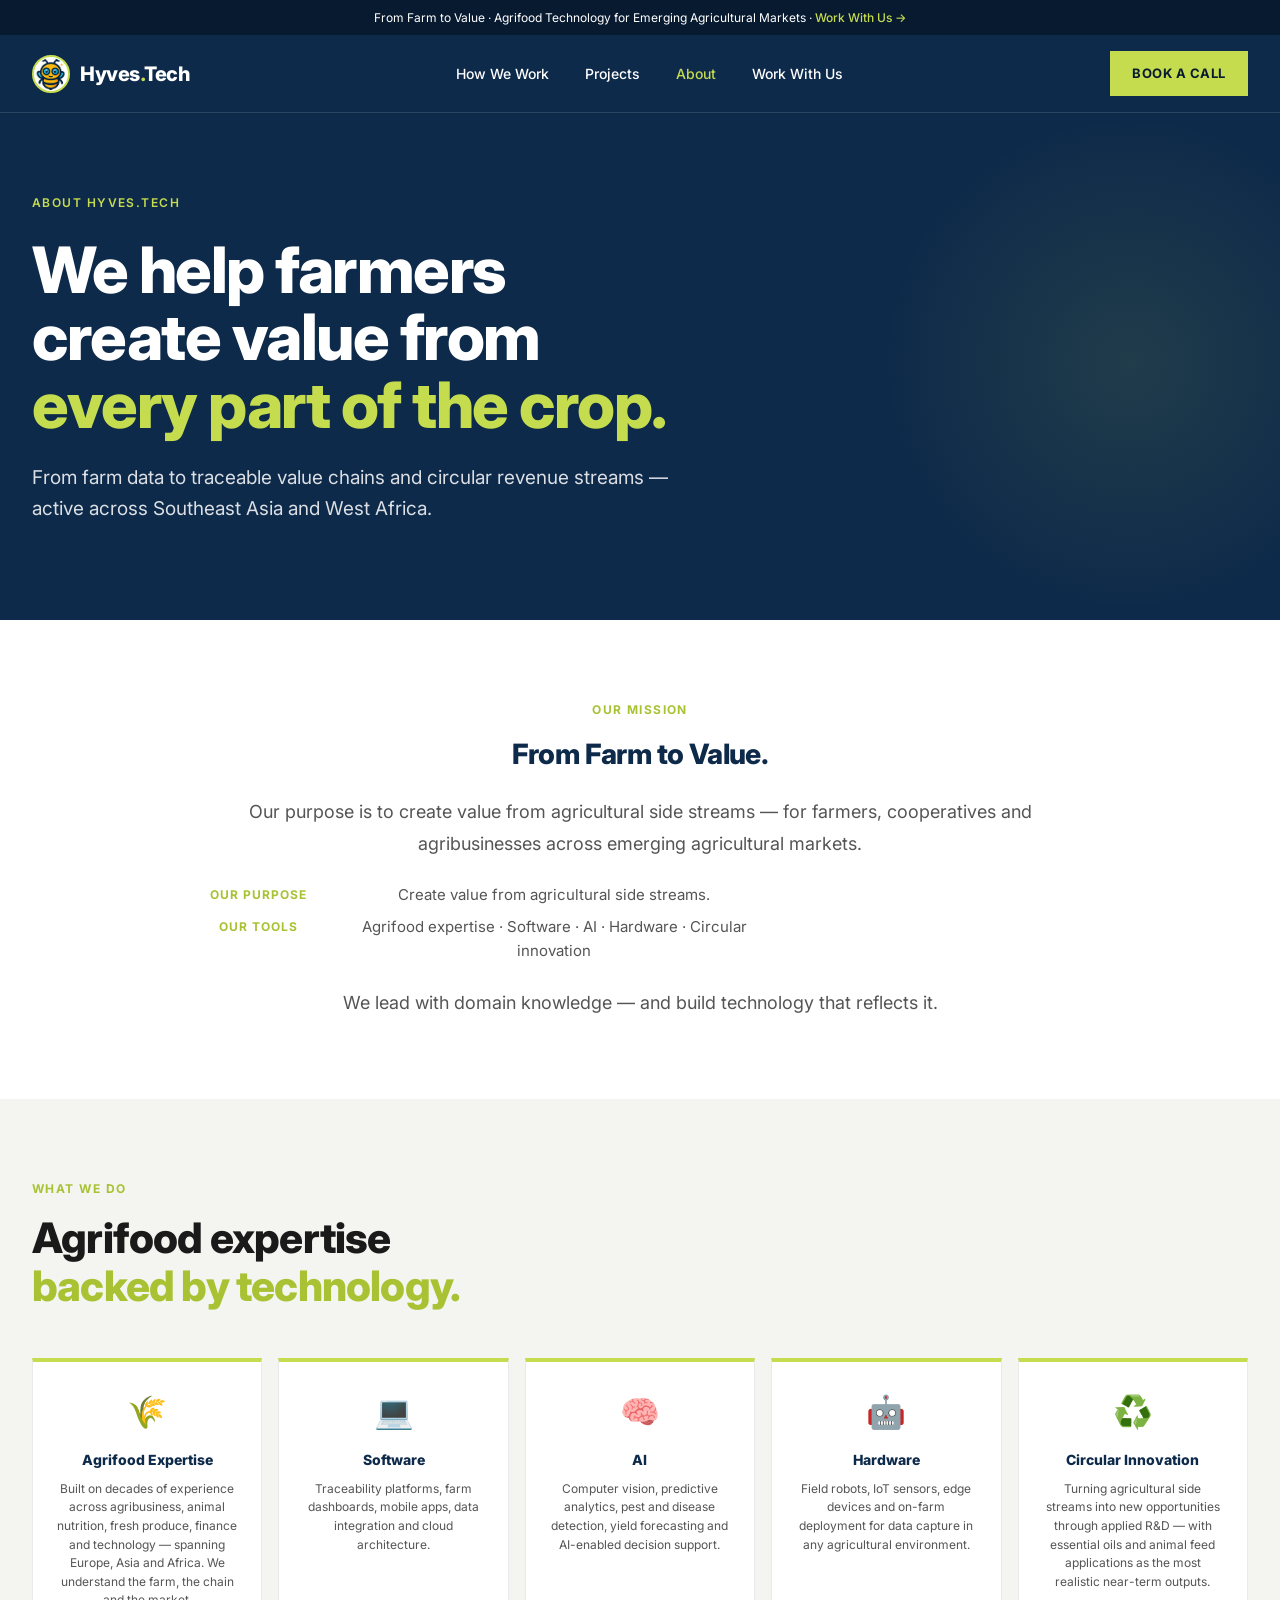
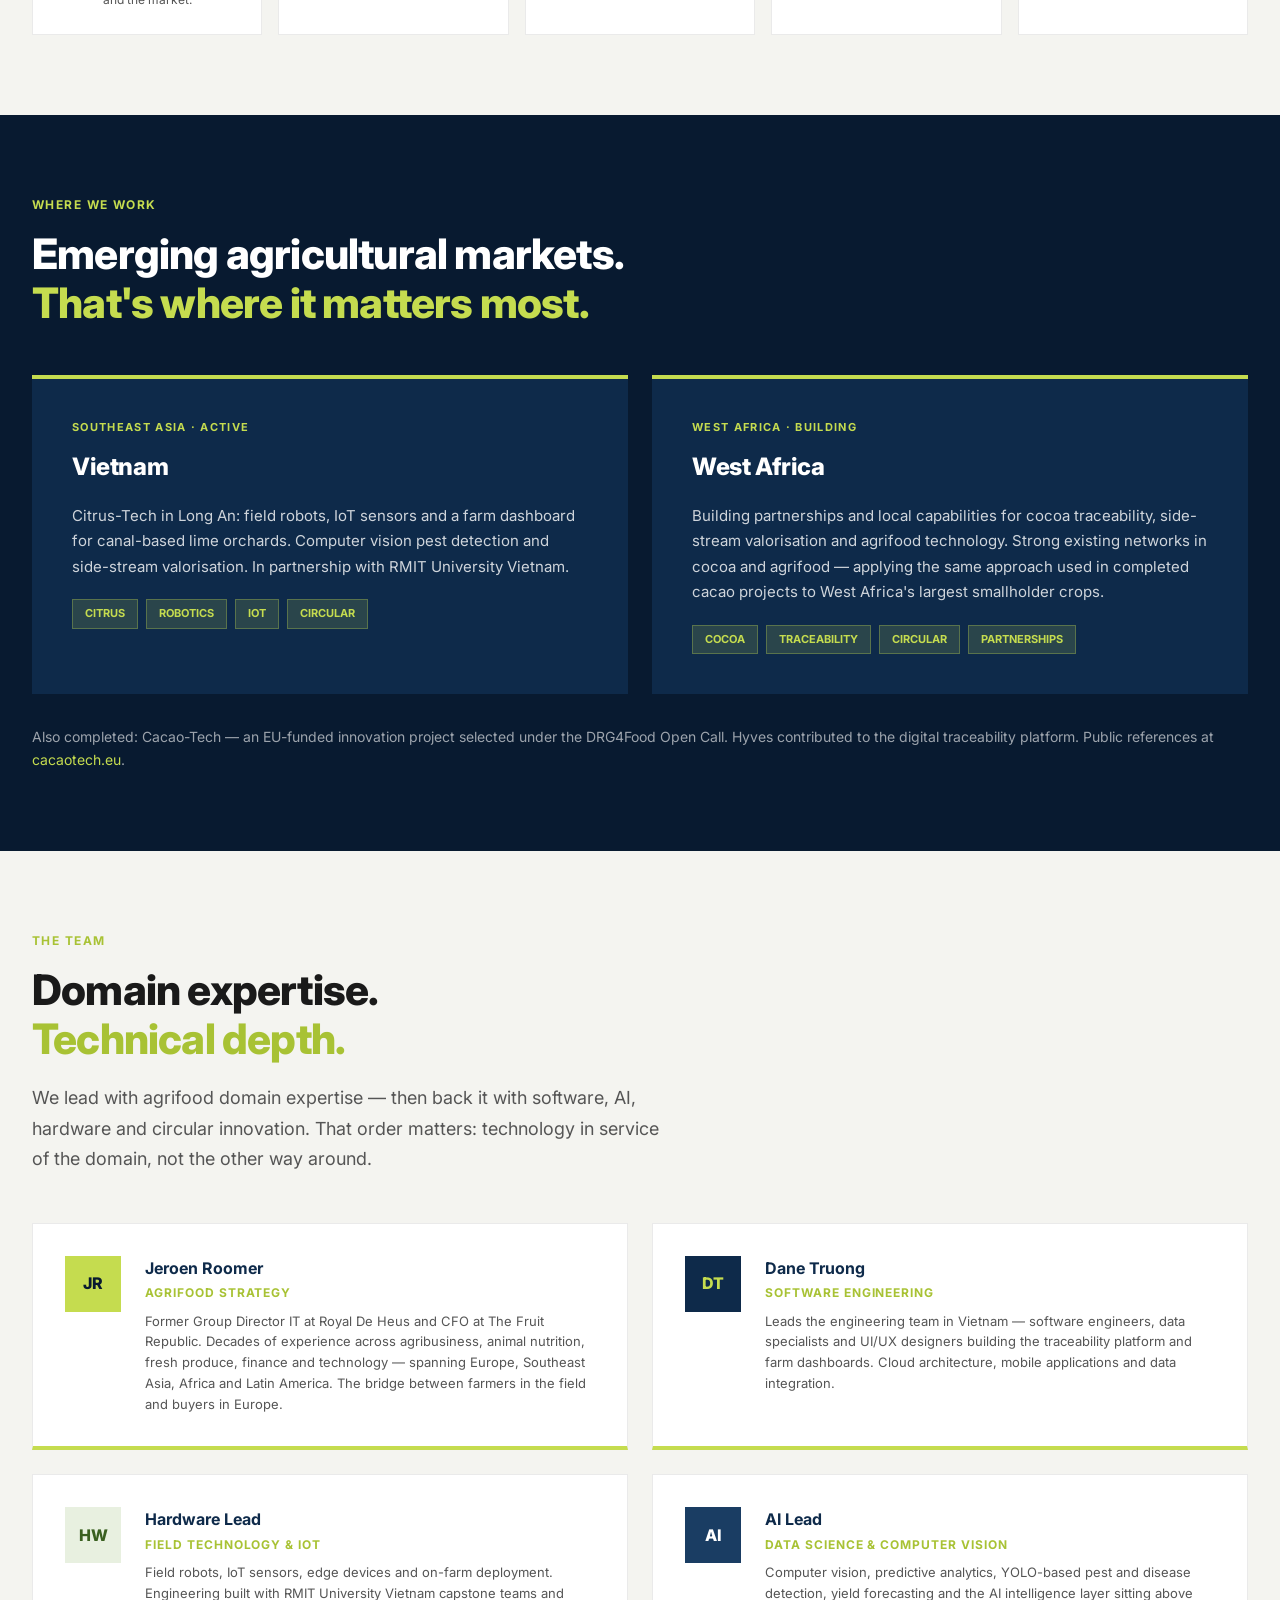
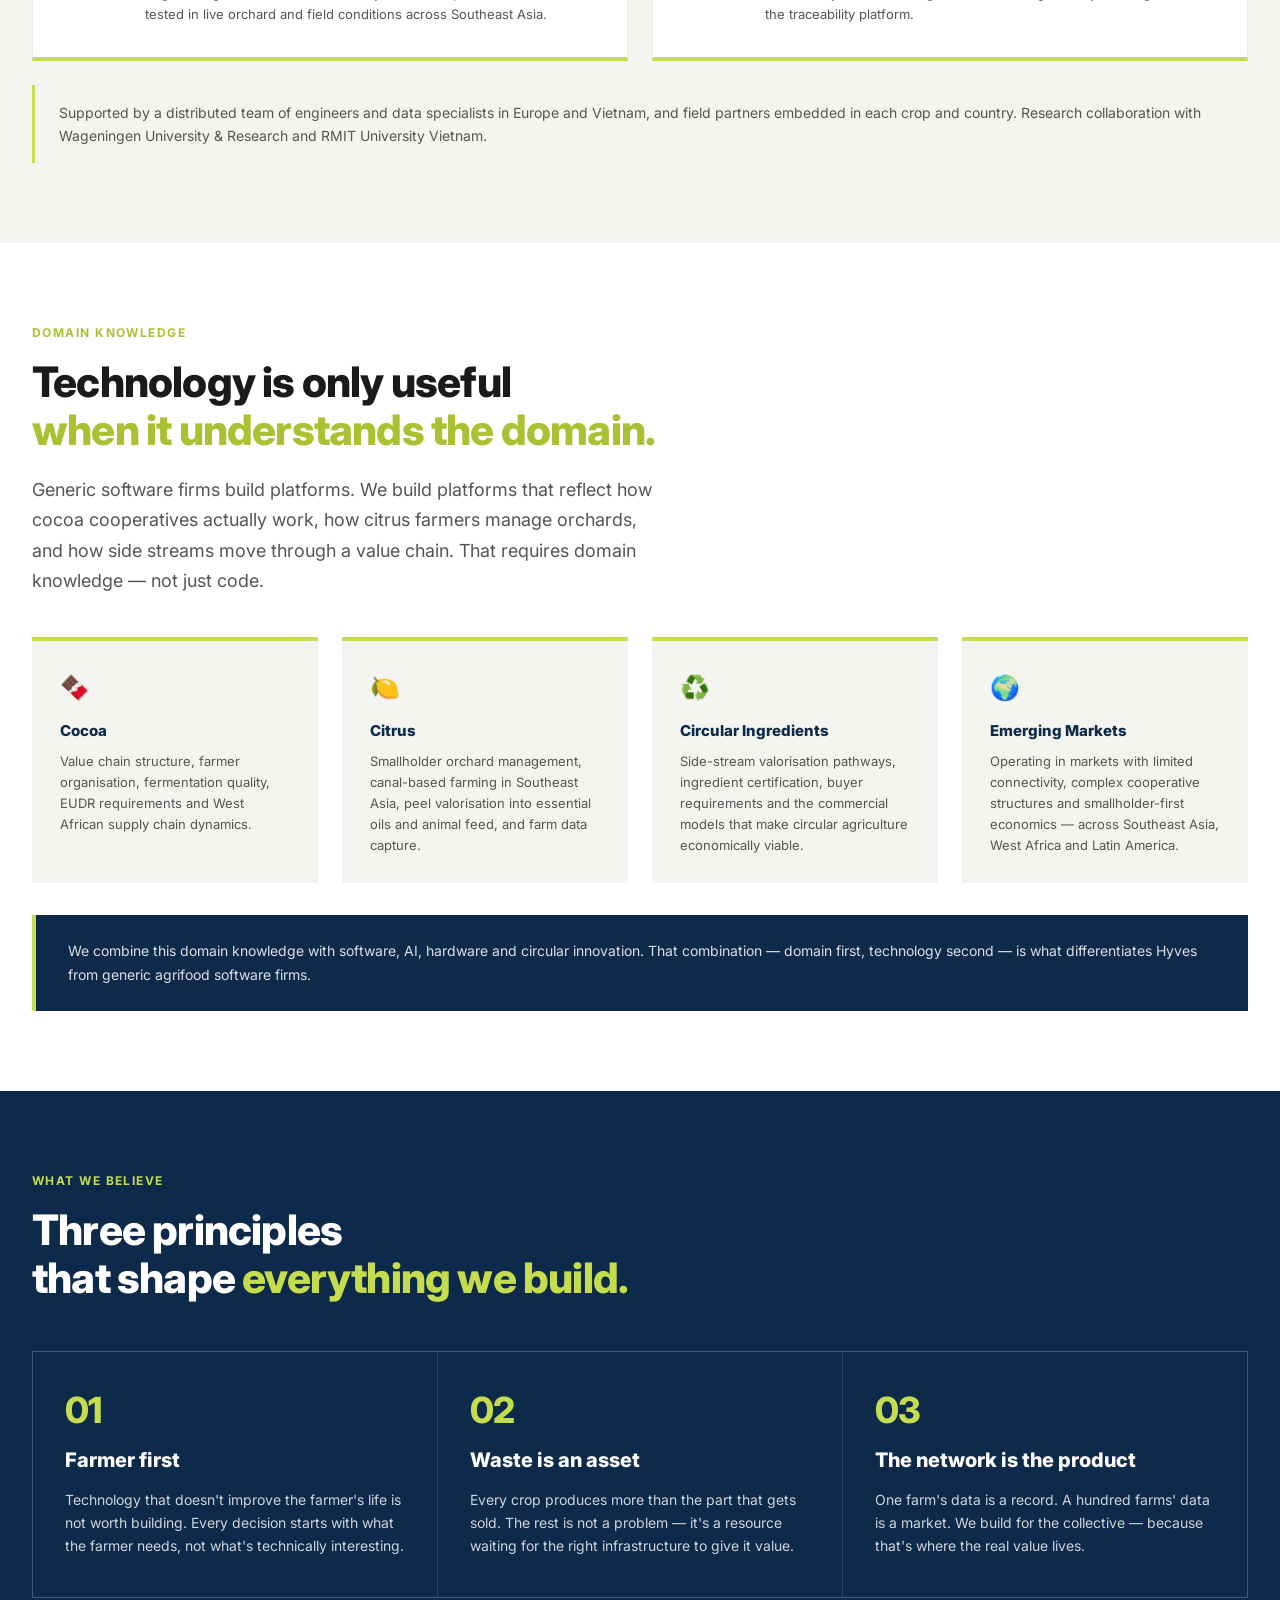
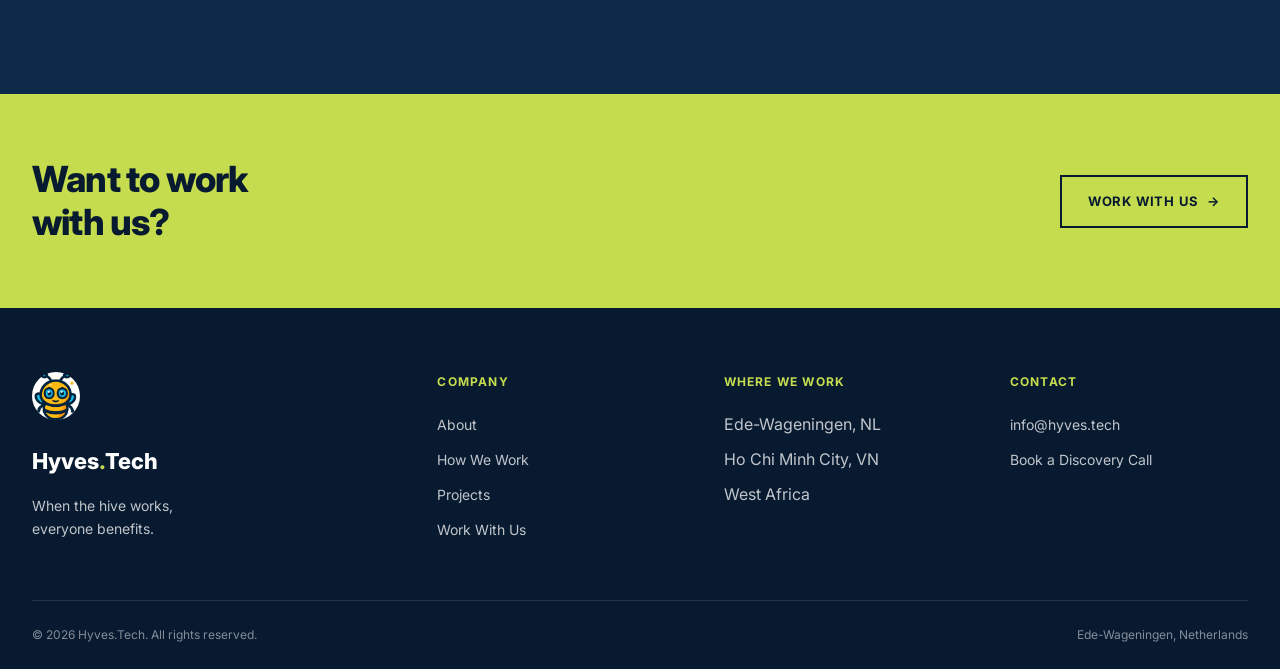
<file: about.html>
<!DOCTYPE html>
<html lang="en">
<head>
  <meta charset="UTF-8">
  <meta name="viewport" content="width=device-width, initial-scale=1.0">
  <title>About — Hyves.Tech</title>
  <meta name="description" content="Hyves.Tech helps farmers, cooperatives and agribusinesses capture data, create transparency and unlock value from agricultural side streams — active across Southeast Asia and West Africa.">
  <link rel="stylesheet" href="style.css">
  <link rel="icon" href="logo.jpg">
  <style>
    .page-hero { background: var(--navy); color: #fff; padding: 5rem 2rem 6rem; position: relative; overflow: hidden; }
    .page-hero::before { content: ''; position: absolute; right: -100px; top: 0; width: 500px; height: 500px; background: radial-gradient(circle, rgba(197,220,79,0.1) 0%, transparent 70%); }
    .page-hero-inner { max-width: 1280px; margin: 0 auto; position: relative; }
    .page-hero h1 { font-size: clamp(40px, 6vw, 64px); font-weight: 800; line-height: 1.05; letter-spacing: -1.5px; margin-bottom: 1.5rem; }
    .page-hero h1 .accent { color: var(--lime); }
    .page-hero p { font-size: 19px; line-height: 1.65; color: rgba(255,255,255,0.85); max-width: 640px; }

    .about-section { padding: 5rem 2rem; }
    .about-inner { max-width: 1280px; margin: 0 auto; }

    /* Mission */
    .mission-block { max-width: 860px; margin: 0 auto; text-align: center; }
    .mission-statement { font-size: 28px; font-weight: 800; color: var(--navy); line-height: 1.3; letter-spacing: -0.6px; margin-bottom: 1.5rem; }
    .mission-body { font-size: 18px; line-height: 1.75; color: var(--ink-mid); }

    /* What we do */
    .what-grid { display: grid; grid-template-columns: repeat(5, 1fr); gap: 1rem; margin-top: 3rem; }
    .what-card { background: #fff; border: 1px solid var(--border-dark); border-top: 4px solid var(--lime); padding: 1.5rem; text-align: center; }
    .what-icon { font-size: 32px; margin-bottom: 0.75rem; }
    .what-title { font-size: 14px; font-weight: 800; color: var(--navy); margin-bottom: 0.5rem; }
    .what-body { font-size: 12px; color: var(--ink-mid); line-height: 1.55; }
    @media (max-width: 900px) { .what-grid { grid-template-columns: repeat(3, 1fr); } }
    @media (max-width: 600px) { .what-grid { grid-template-columns: 1fr 1fr; } }

    /* Where we work */
    .where-grid { display: grid; grid-template-columns: 1fr 1fr; gap: 1.5rem; margin-top: 3rem; }
    .where-card { background: var(--navy); color: #fff; padding: 2.5rem; border-top: 4px solid var(--lime); }
    .where-region { font-size: 11px; font-weight: 700; text-transform: uppercase; letter-spacing: 0.12em; color: var(--lime); margin-bottom: 0.75rem; }
    .where-title { font-size: 24px; font-weight: 800; margin-bottom: 1rem; letter-spacing: -0.4px; }
    .where-body { font-size: 15px; line-height: 1.7; color: rgba(255,255,255,0.8); margin-bottom: 1.25rem; }
    .where-tags { display: flex; gap: 8px; flex-wrap: wrap; }
    .where-tag { font-size: 11px; font-weight: 700; text-transform: uppercase; padding: 5px 12px; background: rgba(197,220,79,0.15); color: var(--lime); border: 1px solid rgba(197,220,79,0.3); }
    @media (max-width: 700px) { .where-grid { grid-template-columns: 1fr; } }

    /* Team */
    .team-grid { display: grid; grid-template-columns: repeat(2, 1fr); gap: 1.5rem; margin-top: 3rem; }
    .team-card { background: #fff; padding: 2rem; display: flex; gap: 1.5rem; align-items: flex-start; border-bottom: 4px solid var(--lime); border: 1px solid var(--border-dark); border-bottom: 4px solid var(--lime); }
    .team-avatar { width: 56px; height: 56px; display: flex; align-items: center; justify-content: center; font-size: 16px; font-weight: 800; flex-shrink: 0; }
    .av-jr { background: var(--lime); color: var(--navy-deep); }
    .av-dt { background: var(--navy); color: var(--lime); }
    .av-hw { background: #e8f0e0; color: #3a6020; }
    .av-ai { background: var(--navy-mid); color: #fff; }
    .team-name { font-size: 16px; font-weight: 700; color: var(--navy); margin-bottom: 2px; }
    .team-role { font-size: 12px; font-weight: 700; text-transform: uppercase; letter-spacing: 0.08em; color: var(--lime-deep); margin-bottom: 8px; }
    .team-bio { font-size: 13px; line-height: 1.6; color: var(--ink-mid); }
    .team-note { margin-top: 1.5rem; font-size: 14px; color: var(--ink-mid); line-height: 1.65; background: var(--gray-bg); border-left: 3px solid var(--lime); padding: 1rem 1.5rem; }
    @media (max-width: 700px) { .team-grid { grid-template-columns: 1fr; } }

    /* Values */
    .values-grid { display: grid; grid-template-columns: repeat(3, 1fr); gap: 1px; background: var(--border); border: 1px solid var(--border); margin-top: 3rem; }
    .value-cell { background: var(--navy); padding: 2.5rem 2rem; }
    .value-num { font-size: 36px; font-weight: 800; color: var(--lime); line-height: 1; margin-bottom: 1rem; letter-spacing: -1.5px; }
    .value-title { font-size: 20px; font-weight: 800; margin-bottom: 0.75rem; color: #fff; }
    .value-body { font-size: 14px; line-height: 1.65; color: rgba(255,255,255,0.8); }
    @media (max-width: 700px) { .values-grid { grid-template-columns: 1fr; } }
  </style>
</head>
<body>

<!-- TOP BAR -->
<div class="topbar">
  From Farm to Value · Agrifood Technology for Emerging Agricultural Markets · <a href="partner.html">Work With Us →</a>
</div>

<!-- NAV -->
<nav class="nav">
  <div class="nav-inner">
    <a href="index.html" class="nav-logo">
      <img src="logo.jpg" alt="Hyves.Tech bee logo">
      <span class="nav-logo-text">Hyves<span class="dot">.</span>Tech</span>
    </a>
    <ul class="nav-links">
      <li><a href="how-we-work.html">How We Work</a></li>
      <li><a href="projects.html">Projects</a></li>
      <li><a href="about.html" class="active">About</a></li>
      <li><a href="partner.html">Work With Us</a></li>
    </ul>
    <a href="partner.html" class="nav-cta">Book a Call</a>
  </div>
</nav>

<!-- HERO -->
<section class="page-hero">
  <div class="page-hero-inner">
    <div class="hero-eyebrow">About Hyves.Tech</div>
    <h1>We help farmers<br>create value from<br><span class="accent">every part of the crop.</span></h1>
    <p>From farm data to traceable value chains and circular revenue streams — active across Southeast Asia and West Africa.</p>
  </div>
</section>

<!-- MISSION -->
<section class="about-section" style="background:#fff;">
  <div class="about-inner">
    <div class="mission-block">
      <span class="eyebrow">Our Mission</span>
      <div class="mission-statement">From Farm to Value.</div>
      <p class="mission-body">Our purpose is to create value from agricultural side streams — for farmers, cooperatives and agribusinesses across emerging agricultural markets.</p>
    <div style="display:grid; grid-template-columns:auto 1fr; gap:0.5rem 2rem; margin:1.5rem 0; max-width:560px;">
      <div style="font-size:12px; font-weight:700; text-transform:uppercase; letter-spacing:0.08em; color:var(--lime-deep); padding-top:2px;">Our purpose</div>
      <div style="font-size:15px; color:var(--ink-mid);">Create value from agricultural side streams.</div>
      <div style="font-size:12px; font-weight:700; text-transform:uppercase; letter-spacing:0.08em; color:var(--lime-deep); padding-top:2px; white-space:nowrap;">Our tools</div>
      <div style="font-size:15px; color:var(--ink-mid);">Agrifood expertise &middot; Software &middot; AI &middot; Hardware &middot; Circular innovation</div>
    </div>
    <p class="mission-body">We lead with domain knowledge — and build technology that reflects it.</p>
    </div>
  </div>
</section>

<!-- WHAT WE DO -->
<section class="about-section" style="background: var(--gray-bg);">
  <div class="about-inner">
    <span class="eyebrow">What We Do</span>
    <h2 class="section-title">Agrifood expertise<br><span class="accent">backed by technology.</span></h2>
    <div class="what-grid">
      <div class="what-card">
        <div class="what-icon">🌾</div>
        <div class="what-title">Agrifood Expertise</div>
        <div class="what-body">Built on decades of experience across agribusiness, animal nutrition, fresh produce, finance and technology — spanning Europe, Asia and Africa. We understand the farm, the chain and the market.</div>
      </div>
      <div class="what-card">
        <div class="what-icon">💻</div>
        <div class="what-title">Software</div>
        <div class="what-body">Traceability platforms, farm dashboards, mobile apps, data integration and cloud architecture.</div>
      </div>
      <div class="what-card">
        <div class="what-icon">🧠</div>
        <div class="what-title">AI</div>
        <div class="what-body">Computer vision, predictive analytics, pest and disease detection, yield forecasting and AI-enabled decision support.</div>
      </div>
      <div class="what-card">
        <div class="what-icon">🤖</div>
        <div class="what-title">Hardware</div>
        <div class="what-body">Field robots, IoT sensors, edge devices and on-farm deployment for data capture in any agricultural environment.</div>
      </div>
      <div class="what-card">
        <div class="what-icon">♻️</div>
        <div class="what-title">Circular Innovation</div>
        <div class="what-body">Turning agricultural side streams into new opportunities through applied R&amp;D — with essential oils and animal feed applications as the most realistic near-term outputs.</div>
      </div>
    </div>
  </div>
</section>

<!-- WHERE WE WORK -->
<section class="about-section" style="background: var(--navy-deep); color:#fff;">
  <div class="about-inner">
    <span class="eyebrow light">Where We Work</span>
    <h2 class="section-title" style="color:#fff;">Emerging agricultural markets.<br><span style="color:var(--lime);">That's where it matters most.</span></h2>
    <div class="where-grid">
      <div class="where-card">
        <div class="where-region">Southeast Asia · Active</div>
        <div class="where-title">Vietnam</div>
        <div class="where-body">Citrus-Tech in Long An: field robots, IoT sensors and a farm dashboard for canal-based lime orchards. Computer vision pest detection and side-stream valorisation. In partnership with RMIT University Vietnam.</div>
        <div class="where-tags">
          <span class="where-tag">Citrus</span>
          <span class="where-tag">Robotics</span>
          <span class="where-tag">IoT</span>
          <span class="where-tag">Circular</span>
        </div>
      </div>
      <div class="where-card">
        <div class="where-region">West Africa · Building</div>
        <div class="where-title">West Africa</div>
        <div class="where-body">Building partnerships and local capabilities for cocoa traceability, side-stream valorisation and agrifood technology. Strong existing networks in cocoa and agrifood — applying the same approach used in completed cacao projects to West Africa's largest smallholder crops.</div>
        <div class="where-tags">
          <span class="where-tag">Cocoa</span>
          <span class="where-tag">Traceability</span>
          <span class="where-tag">Circular</span>
          <span class="where-tag">Partnerships</span>
        </div>
      </div>
    </div>
    <p style="margin-top:2rem; font-size:14px; color:rgba(255,255,255,0.6);">Also completed: Cacao-Tech — an EU-funded innovation project selected under the DRG4Food Open Call. Hyves contributed to the digital traceability platform. Public references at <a href="https://www.cacaotech.eu/" target="_blank" style="color:var(--lime);">cacaotech.eu</a>.</p>
  </div>
</section>

<!-- TEAM -->
<section class="about-section" style="background:var(--gray-bg);">
  <div class="about-inner">
    <span class="eyebrow">The Team</span>
    <h2 class="section-title">Domain expertise.<br><span class="accent">Technical depth.</span></h2>
    <p class="section-lead">We lead with agrifood domain expertise — then back it with software, AI, hardware and circular innovation. That order matters: technology in service of the domain, not the other way around.</p>

    <div class="team-grid">
      <div class="team-card">
        <div class="team-avatar av-jr">JR</div>
        <div>
          <div class="team-name">Jeroen Roomer</div>
          <div class="team-role">Agrifood Strategy</div>
          <div class="team-bio">Former Group Director IT at Royal De Heus and CFO at The Fruit Republic. Decades of experience across agribusiness, animal nutrition, fresh produce, finance and technology — spanning Europe, Southeast Asia, Africa and Latin America. The bridge between farmers in the field and buyers in Europe.</div>
        </div>
      </div>
      <div class="team-card">
        <div class="team-avatar av-dt">DT</div>
        <div>
          <div class="team-name">Dane Truong</div>
          <div class="team-role">Software Engineering</div>
          <div class="team-bio">Leads the engineering team in Vietnam — software engineers, data specialists and UI/UX designers building the traceability platform and farm dashboards. Cloud architecture, mobile applications and data integration.</div>
        </div>
      </div>
      <div class="team-card">
        <div class="team-avatar av-hw">HW</div>
        <div>
          <div class="team-name">Hardware Lead</div>
          <div class="team-role">Field Technology &amp; IoT</div>
          <div class="team-bio">Field robots, IoT sensors, edge devices and on-farm deployment. Engineering built with RMIT University Vietnam capstone teams and tested in live orchard and field conditions across Southeast Asia.</div>
        </div>
      </div>
      <div class="team-card">
        <div class="team-avatar av-ai">AI</div>
        <div>
          <div class="team-name">AI Lead</div>
          <div class="team-role">Data Science &amp; Computer Vision</div>
          <div class="team-bio">Computer vision, predictive analytics, YOLO-based pest and disease detection, yield forecasting and the AI intelligence layer sitting above the traceability platform.</div>
        </div>
      </div>
    </div>

    <div class="team-note">
      Supported by a distributed team of engineers and data specialists in Europe and Vietnam, and field partners embedded in each crop and country. Research collaboration with Wageningen University &amp; Research and RMIT University Vietnam.
    </div>
  </div>
</section>

<!-- DOMAIN EXPERTISE -->
<section class="about-section" style="background:#fff;">
  <div class="about-inner">
    <span class="eyebrow">Domain Knowledge</span>
    <h2 class="section-title">Technology is only useful<br><span class="accent">when it understands the domain.</span></h2>
    <p class="section-lead">Generic software firms build platforms. We build platforms that reflect how cocoa cooperatives actually work, how citrus farmers manage orchards, and how side streams move through a value chain. That requires domain knowledge — not just code.</p>

    <div style="display:grid; grid-template-columns:repeat(4,1fr); gap:1.5rem; margin-top:2.5rem;">
      <div style="background:var(--gray-bg); border-top:4px solid var(--lime); padding:1.75rem;">
        <div style="font-size:24px; margin-bottom:0.75rem;">🍫</div>
        <div style="font-size:15px; font-weight:800; color:var(--navy); margin-bottom:0.5rem;">Cocoa</div>
        <div style="font-size:13px; color:var(--ink-mid); line-height:1.6;">Value chain structure, farmer organisation, fermentation quality, EUDR requirements and West African supply chain dynamics.</div>
      </div>
      <div style="background:var(--gray-bg); border-top:4px solid var(--lime); padding:1.75rem;">
        <div style="font-size:24px; margin-bottom:0.75rem;">🍋</div>
        <div style="font-size:15px; font-weight:800; color:var(--navy); margin-bottom:0.5rem;">Citrus</div>
        <div style="font-size:13px; color:var(--ink-mid); line-height:1.6;">Smallholder orchard management, canal-based farming in Southeast Asia, peel valorisation into essential oils and animal feed, and farm data capture.</div>
      </div>
      <div style="background:var(--gray-bg); border-top:4px solid var(--lime); padding:1.75rem;">
        <div style="font-size:24px; margin-bottom:0.75rem;">♻️</div>
        <div style="font-size:15px; font-weight:800; color:var(--navy); margin-bottom:0.5rem;">Circular Ingredients</div>
        <div style="font-size:13px; color:var(--ink-mid); line-height:1.6;">Side-stream valorisation pathways, ingredient certification, buyer requirements and the commercial models that make circular agriculture economically viable.</div>
      </div>
      <div style="background:var(--gray-bg); border-top:4px solid var(--lime); padding:1.75rem;">
        <div style="font-size:24px; margin-bottom:0.75rem;">🌍</div>
        <div style="font-size:15px; font-weight:800; color:var(--navy); margin-bottom:0.5rem;">Emerging Markets</div>
        <div style="font-size:13px; color:var(--ink-mid); line-height:1.6;">Operating in markets with limited connectivity, complex cooperative structures and smallholder-first economics — across Southeast Asia, West Africa and Latin America.</div>
      </div>
    </div>

    <div style="margin-top:2rem; padding:1.5rem 2rem; background:var(--navy); color:#fff; border-left:4px solid var(--lime);">
      <div style="font-size:14px; line-height:1.7; color:rgba(255,255,255,0.85);">We combine this domain knowledge with software, AI, hardware and circular innovation. That combination — domain first, technology second — is what differentiates Hyves from generic agrifood software firms.</div>
    </div>
  </div>
</section>

<!-- VALUES -->
<section class="about-section" style="background: var(--navy); padding-bottom: 6rem;">
  <div class="about-inner">
    <span class="eyebrow light">What We Believe</span>
    <h2 class="section-title" style="color:#fff;">Three principles<br>that shape <span style="color:var(--lime);">everything we build.</span></h2>
    <div class="values-grid">
      <div class="value-cell">
        <div class="value-num">01</div>
        <div class="value-title">Farmer first</div>
        <div class="value-body">Technology that doesn't improve the farmer's life is not worth building. Every decision starts with what the farmer needs, not what's technically interesting.</div>
      </div>
      <div class="value-cell">
        <div class="value-num">02</div>
        <div class="value-title">Waste is an asset</div>
        <div class="value-body">Every crop produces more than the part that gets sold. The rest is not a problem — it's a resource waiting for the right infrastructure to give it value.</div>
      </div>
      <div class="value-cell">
        <div class="value-num">03</div>
        <div class="value-title">The network is the product</div>
        <div class="value-body">One farm's data is a record. A hundred farms' data is a market. We build for the collective — because that's where the real value lives.</div>
      </div>
    </div>
  </div>
</section>

<!-- CTA BANNER -->
<section class="cta-banner">
  <div class="cta-inner">
    <div class="cta-text">
      <h2>Want to work<br>with us?</h2>
    </div>
    <a href="partner.html" class="btn btn-outline-dark btn-arrow">Work With Us</a>
  </div>
</section>

<!-- FOOTER -->
<footer class="site-footer">
  <div class="footer-inner">
    <div class="footer-grid">
      <div class="footer-brand">
        <img src="logo.jpg" alt="Hyves.Tech" style="border-radius:50%; width:48px; height:48px; object-fit:cover;">
        <div class="footer-brand-name">Hyves<span style="color:var(--lime);">.</span>Tech</div>
        <p class="footer-tagline">When the hive works,<br>everyone benefits.</p>
      </div>
      <div class="footer-col">
        <h4>Company</h4>
        <ul>
          <li><a href="about.html">About</a></li>
          <li><a href="how-we-work.html">How We Work</a></li>
          <li><a href="projects.html">Projects</a></li>
          <li><a href="partner.html">Work With Us</a></li>
        </ul>
      </div>
      <div class="footer-col">
        <h4>Where We Work</h4>
        <ul>
          <li>Ede-Wageningen, NL</li>
          <li>Ho Chi Minh City, VN</li>
          <li>West Africa</li>
        </ul>
      </div>
      <div class="footer-col">
        <h4>Contact</h4>
        <ul>
          <li><a href="mailto:info@hyves.tech">info@hyves.tech</a></li>
          <li><a href="partner.html">Book a Discovery Call</a></li>
        </ul>
      </div>
    </div>
    <div class="footer-bottom">
      <span>© 2026 Hyves.Tech. All rights reserved.</span>
      <span>Ede-Wageningen, Netherlands</span>
    </div>
  </div>
</footer>

</body>
</html>
</file>
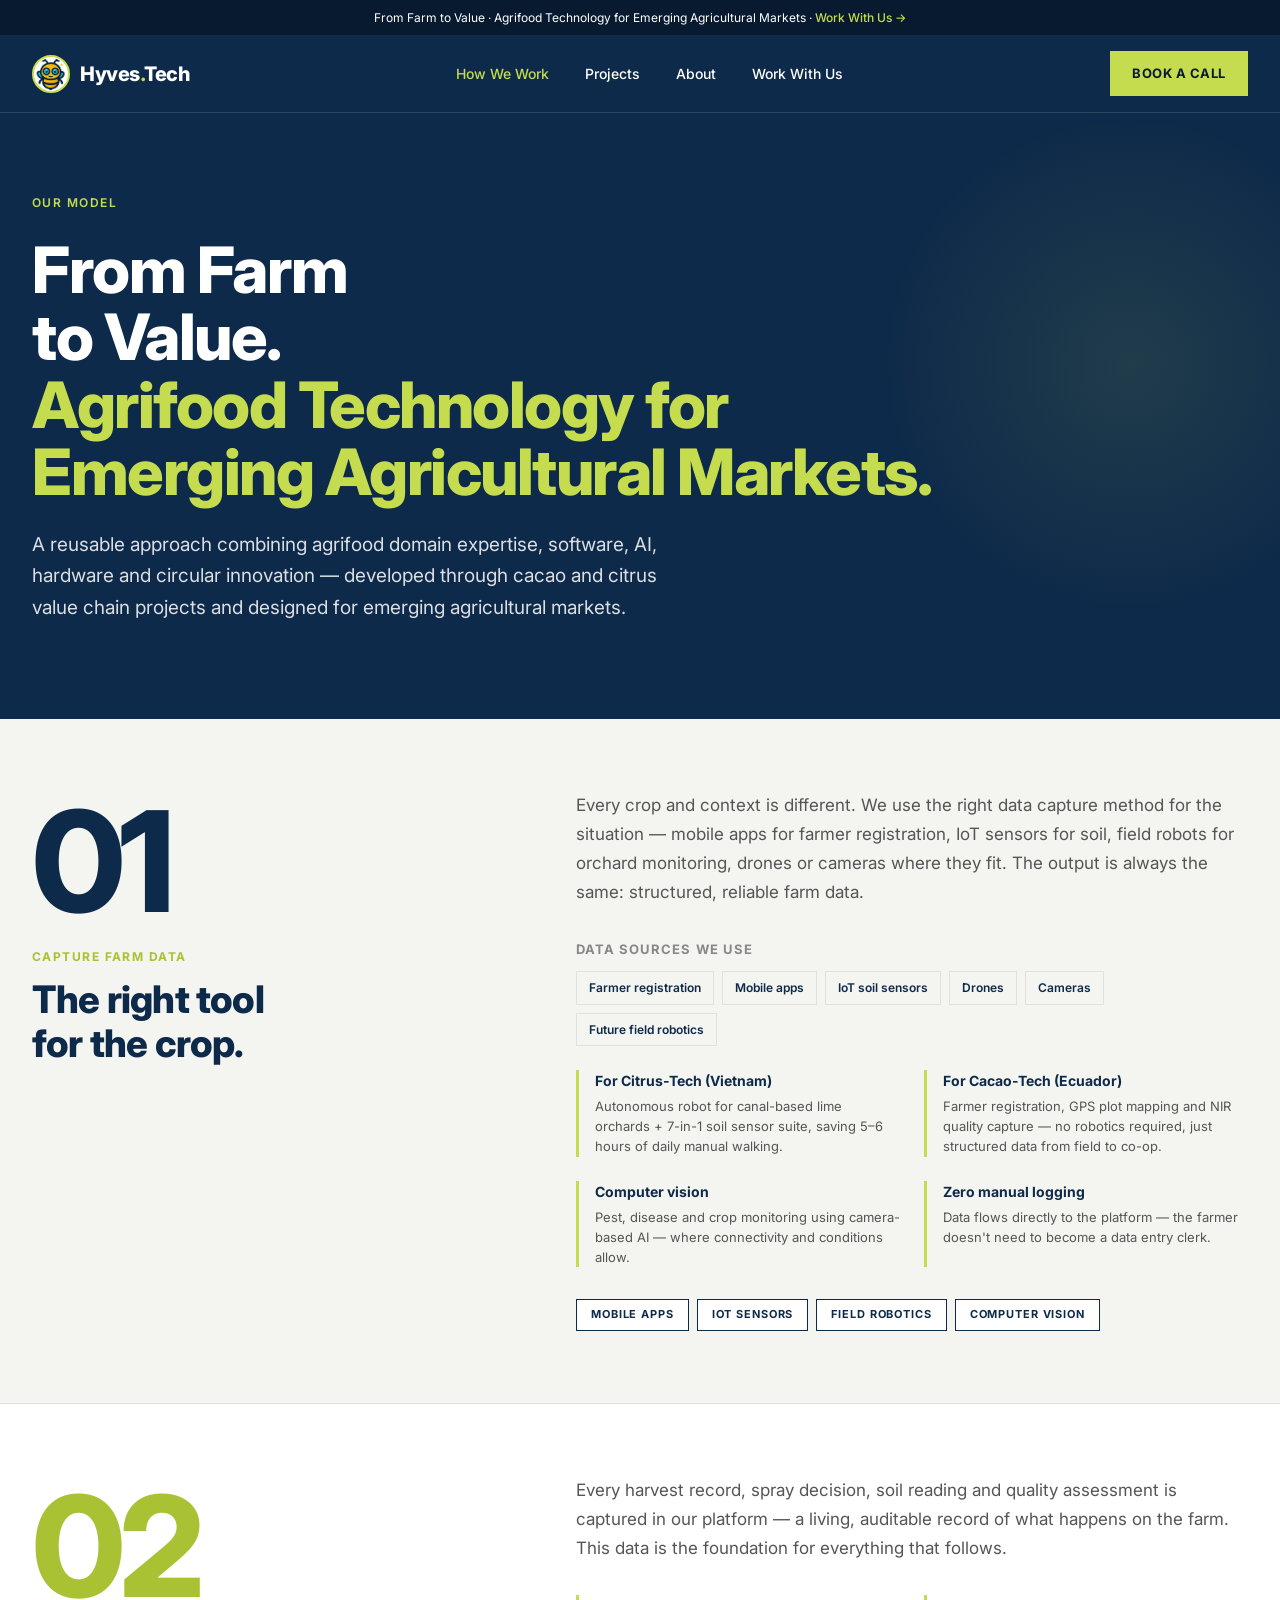
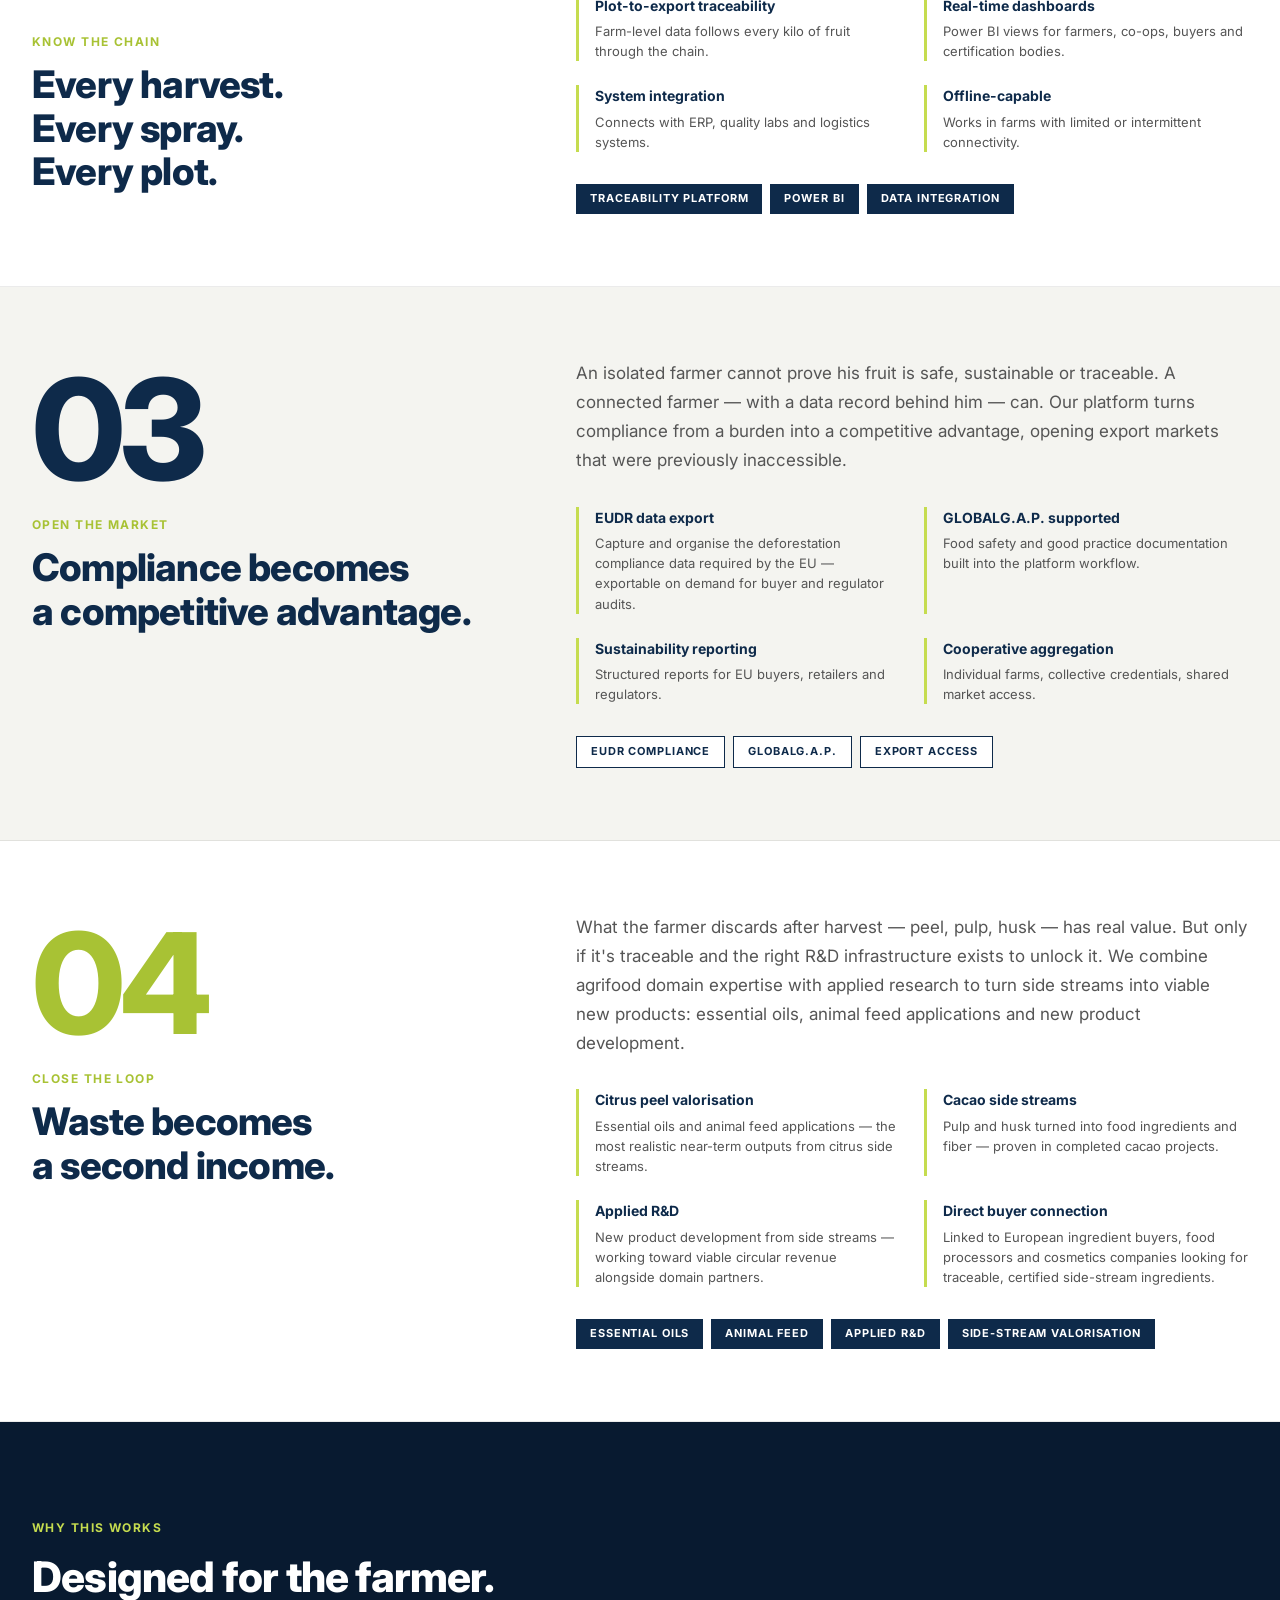
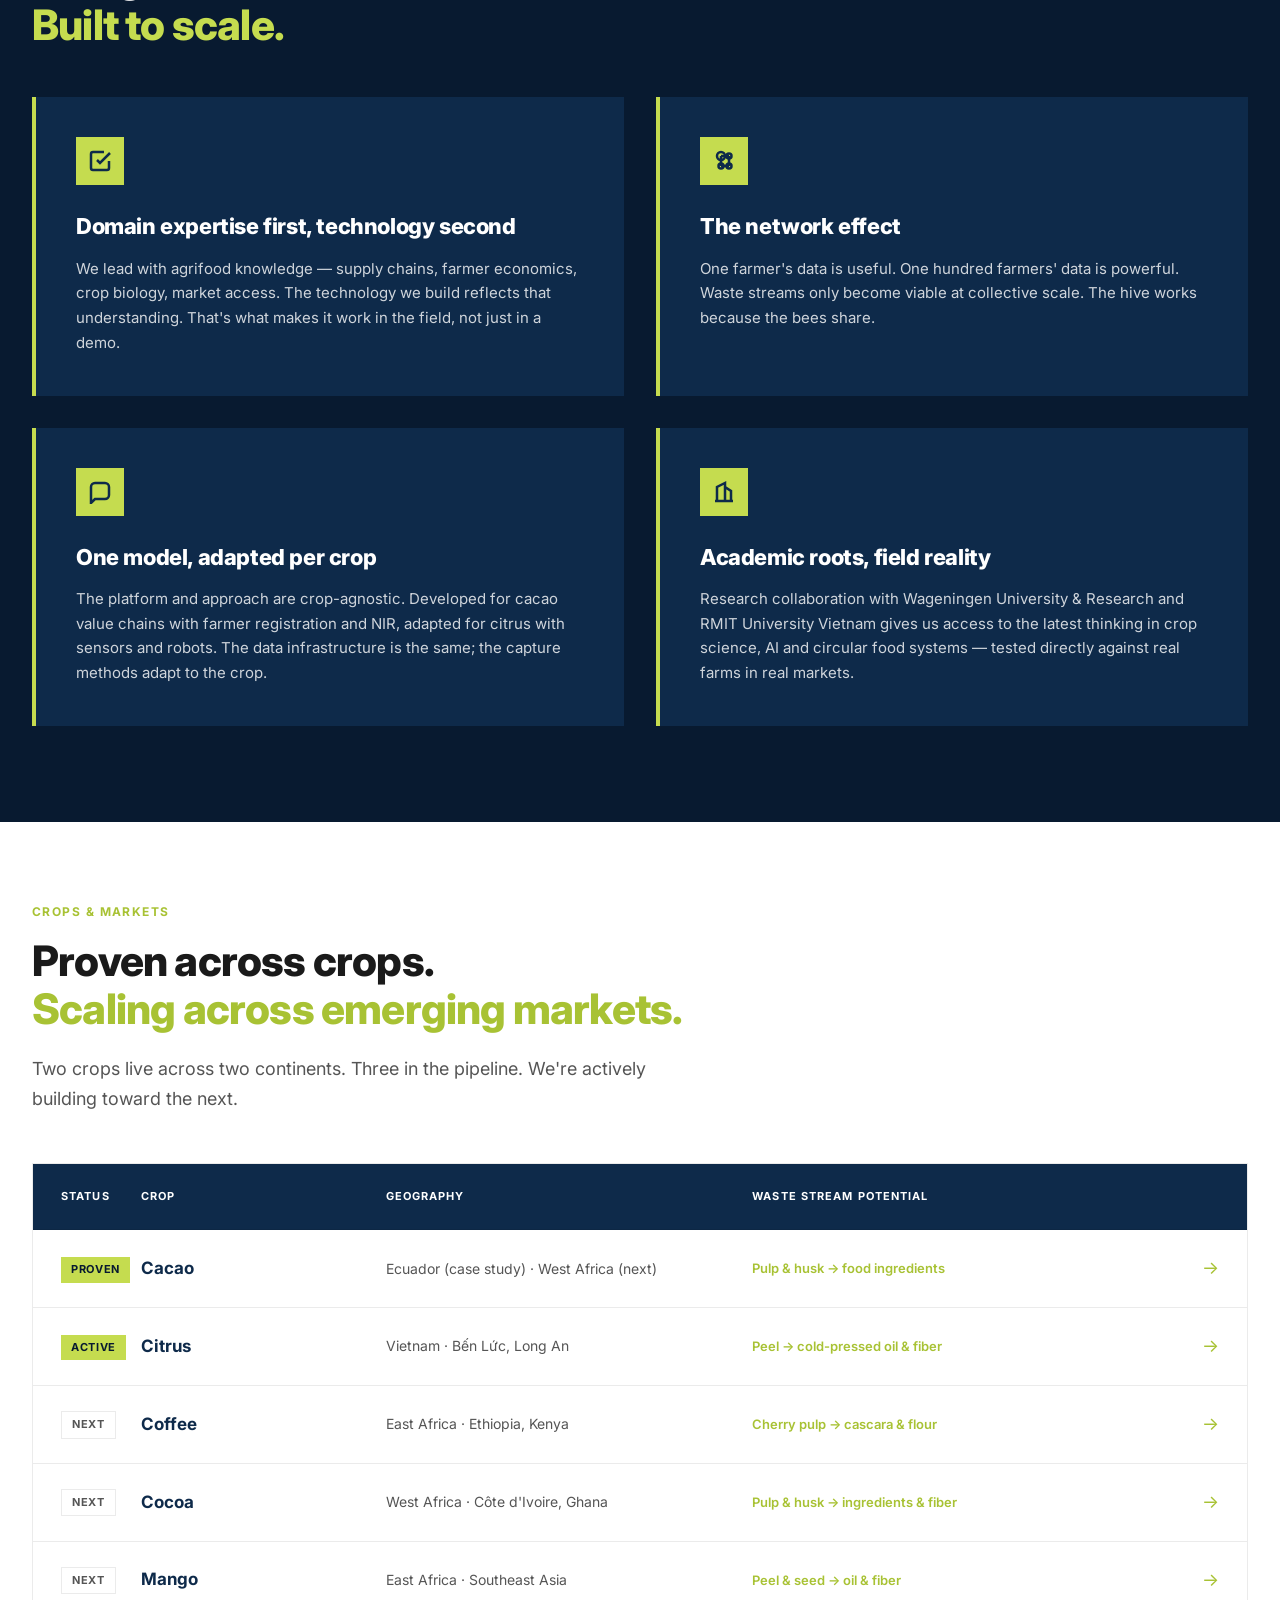
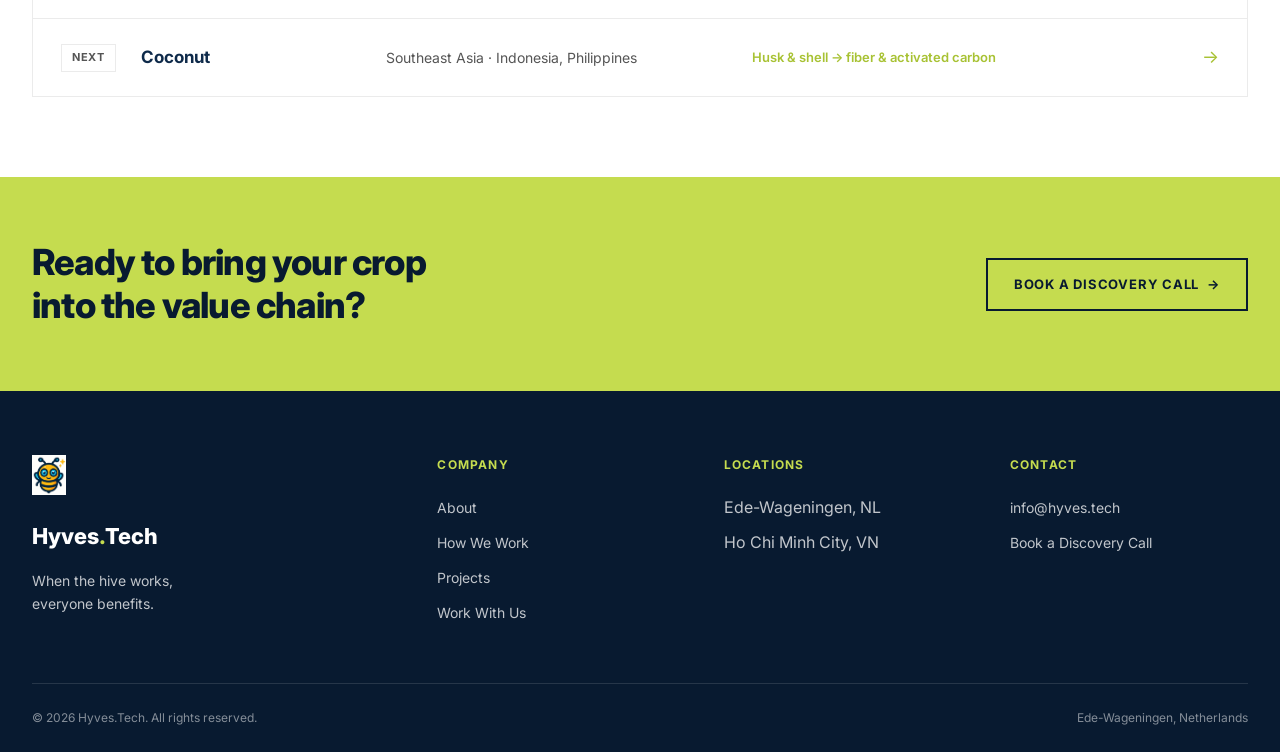
<file: how-we-work.html>
<!DOCTYPE html>
<html lang="en">
<head>
  <meta charset="UTF-8">
  <meta name="viewport" content="width=device-width, initial-scale=1.0">
  <title>How We Work — Hyves.Tech</title>
  <meta name="description" content="One repeatable model for smallholder farmers in emerging markets. See how Hyves.Tech turns farm data into traceable supply chains and circular income across any crop.">
  <link rel="stylesheet" href="style.css">
  <link rel="icon" href="logo.jpg">
  <style>
    .page-hero { background: var(--navy); color: #fff; padding: 5rem 2rem 6rem; position: relative; overflow: hidden; }
    .page-hero::before { content: ''; position: absolute; right: -100px; top: 0; width: 500px; height: 500px; background: radial-gradient(circle, rgba(197,220,79,0.1) 0%, transparent 70%); }
    .page-hero-inner { max-width: 1280px; margin: 0 auto; position: relative; }
    .page-hero h1 { font-size: clamp(40px, 6vw, 64px); font-weight: 800; line-height: 1.05; letter-spacing: -1.5px; margin-bottom: 1.5rem; max-width: 900px; }
    .page-hero h1 .accent { color: var(--lime); }
    .page-hero p { font-size: 19px; line-height: 1.65; color: rgba(255,255,255,0.85); max-width: 640px; }

    .step-block { padding: 4.5rem 2rem; border-bottom: 1px solid var(--border-dark); }
    .step-block:nth-child(even) { background: var(--gray-bg); }
    .step-inner { max-width: 1280px; margin: 0 auto; display: grid; grid-template-columns: 1fr 1.4fr; gap: 4rem; align-items: start; }
    .step-num-big { font-size: 140px; font-weight: 800; color: var(--lime-deep); line-height: 1; letter-spacing: -6px; margin-bottom: 1rem; }
    .step-block:nth-child(even) .step-num-big { color: var(--navy); }
    .step-eyebrow { font-size: 12px; font-weight: 700; text-transform: uppercase; letter-spacing: 0.12em; color: var(--lime-deep); margin-bottom: 0.75rem; }
    .step-title { font-size: clamp(28px, 3.5vw, 38px); font-weight: 800; line-height: 1.15; letter-spacing: -0.8px; margin-bottom: 1.25rem; color: var(--navy); }
    .step-desc { font-size: 17px; line-height: 1.7; color: var(--ink-mid); margin-bottom: 2rem; }
    .step-features { display: grid; grid-template-columns: 1fr 1fr; gap: 1.5rem; margin-bottom: 2rem; }
    .step-feature { padding-left: 16px; border-left: 3px solid var(--lime); }
    .step-feature-title { font-size: 14px; font-weight: 700; color: var(--navy); margin-bottom: 4px; }
    .step-feature-body { font-size: 13px; line-height: 1.55; color: var(--ink-mid); }
    .step-tags { display: flex; gap: 8px; flex-wrap: wrap; }
    .step-tag { font-size: 11px; font-weight: 700; text-transform: uppercase; letter-spacing: 0.08em; padding: 6px 14px; background: var(--navy); color: #fff; }
    .step-block:nth-child(even) .step-tag { background: #fff; color: var(--navy); border: 1px solid var(--navy); }
    @media (max-width: 900px) { .step-inner { grid-template-columns: 1fr; gap: 1.5rem; } .step-num-big { font-size: 90px; } .step-features { grid-template-columns: 1fr; } }

    /* Data sources for step 01 */
    .data-sources { display: flex; gap: 8px; flex-wrap: wrap; margin-bottom: 1.5rem; }
    .data-source { font-size: 12px; font-weight: 600; padding: 6px 12px; background: var(--gray-bg); border: 1px solid var(--border-dark); color: var(--navy); }

    .why-section { background: var(--navy-deep); color: #fff; padding: 6rem 2rem; }
    .why-grid { display: grid; grid-template-columns: repeat(2, 1fr); gap: 2rem; margin-top: 3rem; }
    .why-card { background: var(--navy); padding: 2.5rem; border-left: 4px solid var(--lime); }
    .why-icon { width: 48px; height: 48px; background: var(--lime); display: flex; align-items: center; justify-content: center; margin-bottom: 1.5rem; }
    .why-icon svg { width: 24px; height: 24px; }
    .why-title { font-size: 22px; font-weight: 800; margin-bottom: 0.75rem; letter-spacing: -0.4px; }
    .why-body { font-size: 15px; line-height: 1.65; color: rgba(255,255,255,0.8); }
    @media (max-width: 700px) { .why-grid { grid-template-columns: 1fr; } }

    .crops-table { margin-top: 3rem; border: 1px solid var(--border-dark); }
    .crops-row { display: grid; grid-template-columns: 80px 1fr 1.5fr 1.5fr 100px; align-items: center; padding: 1.5rem 1.75rem; border-bottom: 1px solid var(--border-dark); transition: background 0.15s; }
    .crops-row:last-child { border-bottom: none; }
    .crops-row:hover { background: var(--gray-bg); }
    .crops-row.header { background: var(--navy); color: #fff; font-size: 11px; font-weight: 700; text-transform: uppercase; letter-spacing: 0.1em; }
    .crops-row.header:hover { background: var(--navy); }
    .crop-status-cell { display: inline-block; font-size: 11px; font-weight: 700; padding: 4px 10px; text-transform: uppercase; letter-spacing: 0.06em; }
    .status-live { background: var(--lime); color: var(--navy-deep); }
    .status-next { background: #fff; color: var(--ink-mid); border: 1px solid var(--border-dark); }
    .crop-name-cell { font-size: 17px; font-weight: 700; color: var(--navy); }
    .crop-geo-cell { font-size: 14px; color: var(--ink-mid); }
    .crop-waste-cell { font-size: 13px; color: var(--lime-deep); font-weight: 600; }
    .crop-arrow { font-size: 18px; color: var(--lime-deep); text-align: right; }
    @media (max-width: 800px) { .crops-row { grid-template-columns: 80px 1fr; gap: 1rem; } .crop-geo-cell, .crop-waste-cell, .crop-arrow { display: none; } }
  </style>
</head>
<body>

<!-- TOP BAR -->
<div class="topbar">
  From Farm to Value · Agrifood Technology for Emerging Agricultural Markets · <a href="partner.html">Work With Us →</a>
</div>

<!-- NAV -->
<nav class="nav">
  <div class="nav-inner">
    <a href="index.html" class="nav-logo">
      <img src="logo.jpg" alt="Hyves.Tech bee logo">
      <span class="nav-logo-text">Hyves<span class="dot">.</span>Tech</span>
    </a>
    <ul class="nav-links">
      <li><a href="how-we-work.html" class="active">How We Work</a></li>
      <li><a href="projects.html">Projects</a></li>
      <li><a href="about.html">About</a></li>
      <li><a href="partner.html">Work With Us</a></li>
    </ul>
    <a href="partner.html" class="nav-cta">Book a Call</a>
  </div>
</nav>

<!-- HERO -->
<section class="page-hero">
  <div class="page-hero-inner">
    <div class="hero-eyebrow">Our Model</div>
    <h1>From Farm<br>to Value.<br><span class="accent">Agrifood Technology for Emerging Agricultural Markets.</span></h1>
    <p>A reusable approach combining agrifood domain expertise, software, AI, hardware and circular innovation — developed through cacao and citrus value chain projects and designed for emerging agricultural markets.</p>
  </div>
</section>

<!-- STEP 01 — reframed: Capture Farm Data, not just robots -->
<section class="step-block">
  <div class="step-inner">
    <div>
      <div class="step-num-big">01</div>
      <div class="step-eyebrow">Capture Farm Data</div>
      <div class="step-title">The right tool<br>for the crop.</div>
    </div>
    <div>
      <p class="step-desc">Every crop and context is different. We use the right data capture method for the situation — mobile apps for farmer registration, IoT sensors for soil, field robots for orchard monitoring, drones or cameras where they fit. The output is always the same: structured, reliable farm data.</p>

      <p style="font-size:13px; font-weight:700; text-transform:uppercase; letter-spacing:0.08em; color:var(--ink-light); margin-bottom:0.75rem;">Data sources we use</p>
      <div class="data-sources">
        <span class="data-source">Farmer registration</span>
        <span class="data-source">Mobile apps</span>
        <span class="data-source">IoT soil sensors</span>
        <span class="data-source">Drones</span>
        <span class="data-source">Cameras</span>
        <span class="data-source">Future field robotics</span>
      </div>

      <div class="step-features">
        <div class="step-feature">
          <div class="step-feature-title">For Citrus-Tech (Vietnam)</div>
          <div class="step-feature-body">Autonomous robot for canal-based lime orchards + 7-in-1 soil sensor suite, saving 5–6 hours of daily manual walking.</div>
        </div>
        <div class="step-feature">
          <div class="step-feature-title">For Cacao-Tech (Ecuador)</div>
          <div class="step-feature-body">Farmer registration, GPS plot mapping and NIR quality capture — no robotics required, just structured data from field to co-op.</div>
        </div>
        <div class="step-feature">
          <div class="step-feature-title">Computer vision</div>
          <div class="step-feature-body">Pest, disease and crop monitoring using camera-based AI — where connectivity and conditions allow.</div>
        </div>
        <div class="step-feature">
          <div class="step-feature-title">Zero manual logging</div>
          <div class="step-feature-body">Data flows directly to the platform — the farmer doesn't need to become a data entry clerk.</div>
        </div>
      </div>
      <div class="step-tags">
        <span class="step-tag">Mobile Apps</span>
        <span class="step-tag">IoT Sensors</span>
        <span class="step-tag">Field Robotics</span>
        <span class="step-tag">Computer Vision</span>
      </div>
    </div>
  </div>
</section>

<!-- STEP 02 -->
<section class="step-block">
  <div class="step-inner">
    <div>
      <div class="step-num-big">02</div>
      <div class="step-eyebrow">Know the Chain</div>
      <div class="step-title">Every harvest.<br>Every spray.<br>Every plot.</div>
    </div>
    <div>
      <p class="step-desc">Every harvest record, spray decision, soil reading and quality assessment is captured in our platform — a living, auditable record of what happens on the farm. This data is the foundation for everything that follows.</p>
      <div class="step-features">
        <div class="step-feature">
          <div class="step-feature-title">Plot-to-export traceability</div>
          <div class="step-feature-body">Farm-level data follows every kilo of fruit through the chain.</div>
        </div>
        <div class="step-feature">
          <div class="step-feature-title">Real-time dashboards</div>
          <div class="step-feature-body">Power BI views for farmers, co-ops, buyers and certification bodies.</div>
        </div>
        <div class="step-feature">
          <div class="step-feature-title">System integration</div>
          <div class="step-feature-body">Connects with ERP, quality labs and logistics systems.</div>
        </div>
        <div class="step-feature">
          <div class="step-feature-title">Offline-capable</div>
          <div class="step-feature-body">Works in farms with limited or intermittent connectivity.</div>
        </div>
      </div>
      <div class="step-tags">
        <span class="step-tag">Traceability Platform</span>
        <span class="step-tag">Power BI</span>
        <span class="step-tag">Data Integration</span>
      </div>
    </div>
  </div>
</section>

<!-- STEP 03 -->
<section class="step-block">
  <div class="step-inner">
    <div>
      <div class="step-num-big">03</div>
      <div class="step-eyebrow">Open the Market</div>
      <div class="step-title">Compliance becomes<br>a competitive advantage.</div>
    </div>
    <div>
      <p class="step-desc">An isolated farmer cannot prove his fruit is safe, sustainable or traceable. A connected farmer — with a data record behind him — can. Our platform turns compliance from a burden into a competitive advantage, opening export markets that were previously inaccessible.</p>
      <div class="step-features">
        <div class="step-feature">
          <div class="step-feature-title">EUDR data export</div>
          <div class="step-feature-body">Capture and organise the deforestation compliance data required by the EU — exportable on demand for buyer and regulator audits.</div>
        </div>
        <div class="step-feature">
          <div class="step-feature-title">GLOBALG.A.P. supported</div>
          <div class="step-feature-body">Food safety and good practice documentation built into the platform workflow.</div>
        </div>
        <div class="step-feature">
          <div class="step-feature-title">Sustainability reporting</div>
          <div class="step-feature-body">Structured reports for EU buyers, retailers and regulators.</div>
        </div>
        <div class="step-feature">
          <div class="step-feature-title">Cooperative aggregation</div>
          <div class="step-feature-body">Individual farms, collective credentials, shared market access.</div>
        </div>
      </div>
      <div class="step-tags">
        <span class="step-tag">EUDR Compliance</span>
        <span class="step-tag">GLOBALG.A.P.</span>
        <span class="step-tag">Export Access</span>
      </div>
    </div>
  </div>
</section>

<!-- STEP 04 -->
<section class="step-block">
  <div class="step-inner">
    <div>
      <div class="step-num-big">04</div>
      <div class="step-eyebrow">Close the Loop</div>
      <div class="step-title">Waste becomes<br>a second income.</div>
    </div>
    <div>
      <p class="step-desc">What the farmer discards after harvest — peel, pulp, husk — has real value. But only if it's traceable and the right R&amp;D infrastructure exists to unlock it. We combine agrifood domain expertise with applied research to turn side streams into viable new products: essential oils, animal feed applications and new product development.</p>
      <div class="step-features">
        <div class="step-feature">
          <div class="step-feature-title">Citrus peel valorisation</div>
          <div class="step-feature-body">Essential oils and animal feed applications — the most realistic near-term outputs from citrus side streams.</div>
        </div>
        <div class="step-feature">
          <div class="step-feature-title">Cacao side streams</div>
          <div class="step-feature-body">Pulp and husk turned into food ingredients and fiber — proven in completed cacao projects.</div>
        </div>
        <div class="step-feature">
          <div class="step-feature-title">Applied R&amp;D</div>
          <div class="step-feature-body">New product development from side streams — working toward viable circular revenue alongside domain partners.</div>
        </div>
        <div class="step-feature">
          <div class="step-feature-title">Direct buyer connection</div>
          <div class="step-feature-body">Linked to European ingredient buyers, food processors and cosmetics companies looking for traceable, certified side-stream ingredients.</div>
        </div>
      </div>
      <div class="step-tags">
        <span class="step-tag">Essential Oils</span>
        <span class="step-tag">Animal Feed</span>
        <span class="step-tag">Applied R&amp;D</span>
        <span class="step-tag">Side-stream Valorisation</span>
      </div>
    </div>
  </div>
</section>

<!-- WHY IT WORKS -->
<section class="why-section">
  <div class="section-inner">
    <span class="eyebrow light">Why This Works</span>
    <h2 class="section-title" style="color:#fff;">Designed for the farmer.<br><span style="color:var(--lime);">Built to scale.</span></h2>

    <div class="why-grid">
      <div class="why-card">
        <div class="why-icon"><svg viewBox="0 0 24 24" fill="none" stroke="#0E2A4A" stroke-width="2.5"><path d="M9 11l3 3L22 4"/><path d="M21 12v7a2 2 0 01-2 2H5a2 2 0 01-2-2V5a2 2 0 012-2h11"/></svg></div>
        <div class="why-title">Domain expertise first, technology second</div>
        <div class="why-body">We lead with agrifood knowledge — supply chains, farmer economics, crop biology, market access. The technology we build reflects that understanding. That's what makes it work in the field, not just in a demo.</div>
      </div>
      <div class="why-card">
        <div class="why-icon"><svg viewBox="0 0 24 24" fill="none" stroke="#0E2A4A" stroke-width="2.5"><circle cx="9" cy="7" r="4"/><circle cx="17" cy="7" r="2.5"/><circle cx="9" cy="17" r="2.5"/><circle cx="17" cy="17" r="2.5"/><path d="M9 7l8 0M9 7l0 10M9 17l8 0M17 7l0 10"/></svg></div>
        <div class="why-title">The network effect</div>
        <div class="why-body">One farmer's data is useful. One hundred farmers' data is powerful. Waste streams only become viable at collective scale. The hive works because the bees share.</div>
      </div>
      <div class="why-card">
        <div class="why-icon"><svg viewBox="0 0 24 24" fill="none" stroke="#0E2A4A" stroke-width="2.5"><path d="M21 15a4 4 0 01-4 4H7l-4 4V7a4 4 0 014-4h10a4 4 0 014 4z"/></svg></div>
        <div class="why-title">One model, adapted per crop</div>
        <div class="why-body">The platform and approach are crop-agnostic. Developed for cacao value chains with farmer registration and NIR, adapted for citrus with sensors and robots. The data infrastructure is the same; the capture methods adapt to the crop.</div>
      </div>
      <div class="why-card">
        <div class="why-icon"><svg viewBox="0 0 24 24" fill="none" stroke="#0E2A4A" stroke-width="2.5"><path d="M3 21h18M5 21V7l8-4v18M19 21V11l-6-4"/></svg></div>
        <div class="why-title">Academic roots, field reality</div>
        <div class="why-body">Research collaboration with Wageningen University &amp; Research and RMIT University Vietnam gives us access to the latest thinking in crop science, AI and circular food systems — tested directly against real farms in real markets.</div>
      </div>
    </div>
  </div>
</section>

<!-- CROPS TABLE -->
<section>
  <div class="section-inner">
    <span class="eyebrow">Crops &amp; Markets</span>
    <h2 class="section-title">Proven across crops.<br><span class="accent">Scaling across emerging markets.</span></h2>
    <p class="section-lead">Two crops live across two continents. Three in the pipeline. We're actively building toward the next.</p>

    <div class="crops-table">
      <div class="crops-row header">
        <div>Status</div>
        <div>Crop</div>
        <div>Geography</div>
        <div>Waste Stream Potential</div>
        <div></div>
      </div>
      <div class="crops-row">
        <div><span class="crop-status-cell status-live">Proven</span></div>
        <div class="crop-name-cell">Cacao</div>
        <div class="crop-geo-cell">Ecuador (case study) · West Africa (next)</div>
        <div class="crop-waste-cell">Pulp &amp; husk → food ingredients</div>
        <div class="crop-arrow"><a href="projects.html" style="color:var(--lime-deep);">→</a></div>
      </div>
      <div class="crops-row">
        <div><span class="crop-status-cell status-live">Active</span></div>
        <div class="crop-name-cell">Citrus</div>
        <div class="crop-geo-cell">Vietnam · Bến Lức, Long An</div>
        <div class="crop-waste-cell">Peel → cold-pressed oil &amp; fiber</div>
        <div class="crop-arrow"><a href="projects.html" style="color:var(--lime-deep);">→</a></div>
      </div>
      <div class="crops-row">
        <div><span class="crop-status-cell status-next">Next</span></div>
        <div class="crop-name-cell">Coffee</div>
        <div class="crop-geo-cell">East Africa · Ethiopia, Kenya</div>
        <div class="crop-waste-cell">Cherry pulp → cascara &amp; flour</div>
        <div class="crop-arrow">→</div>
      </div>
      <div class="crops-row">
        <div><span class="crop-status-cell status-next">Next</span></div>
        <div class="crop-name-cell">Cocoa</div>
        <div class="crop-geo-cell">West Africa · Côte d'Ivoire, Ghana</div>
        <div class="crop-waste-cell">Pulp &amp; husk → ingredients &amp; fiber</div>
        <div class="crop-arrow">→</div>
      </div>
      <div class="crops-row">
        <div><span class="crop-status-cell status-next">Next</span></div>
        <div class="crop-name-cell">Mango</div>
        <div class="crop-geo-cell">East Africa · Southeast Asia</div>
        <div class="crop-waste-cell">Peel &amp; seed → oil &amp; fiber</div>
        <div class="crop-arrow">→</div>
      </div>
      <div class="crops-row">
        <div><span class="crop-status-cell status-next">Next</span></div>
        <div class="crop-name-cell">Coconut</div>
        <div class="crop-geo-cell">Southeast Asia · Indonesia, Philippines</div>
        <div class="crop-waste-cell">Husk &amp; shell → fiber &amp; activated carbon</div>
        <div class="crop-arrow">→</div>
      </div>
    </div>
  </div>
</section>

<!-- CTA BANNER -->
<section class="cta-banner">
  <div class="cta-inner">
    <div class="cta-text">
      <h2>Ready to bring your crop<br>into the value chain?</h2>
    </div>
    <a href="partner.html" class="btn btn-outline-dark btn-arrow">Book a Discovery Call</a>
  </div>
</section>

<!-- FOOTER -->
<footer class="site-footer">
  <div class="footer-inner">
    <div class="footer-grid">
      <div class="footer-brand">
        <img src="logo.jpg" alt="Hyves.Tech">
        <div class="footer-brand-name">Hyves<span style="color:var(--lime);">.</span>Tech</div>
        <p class="footer-tagline">When the hive works,<br>everyone benefits.</p>
      </div>
      <div class="footer-col">
        <h4>Company</h4>
        <ul>
          <li><a href="about.html">About</a></li>
          <li><a href="how-we-work.html">How We Work</a></li>
          <li><a href="projects.html">Projects</a></li>
          <li><a href="partner.html">Work With Us</a></li>
        </ul>
      </div>
      <div class="footer-col">
        <h4>Locations</h4>
        <ul>
          <li>Ede-Wageningen, NL</li>
          <li>Ho Chi Minh City, VN</li>
          
        </ul>
      </div>
      <div class="footer-col">
        <h4>Contact</h4>
        <ul>
          <li><a href="mailto:info@hyves.tech">info@hyves.tech</a></li>
          <li><a href="partner.html">Book a Discovery Call</a></li>
        </ul>
      </div>
    </div>
    <div class="footer-bottom">
      <span>© 2026 Hyves.Tech. All rights reserved.</span>
      <span>Ede-Wageningen, Netherlands</span>
    </div>
  </div>
</footer>

</body>
</html>
</file>
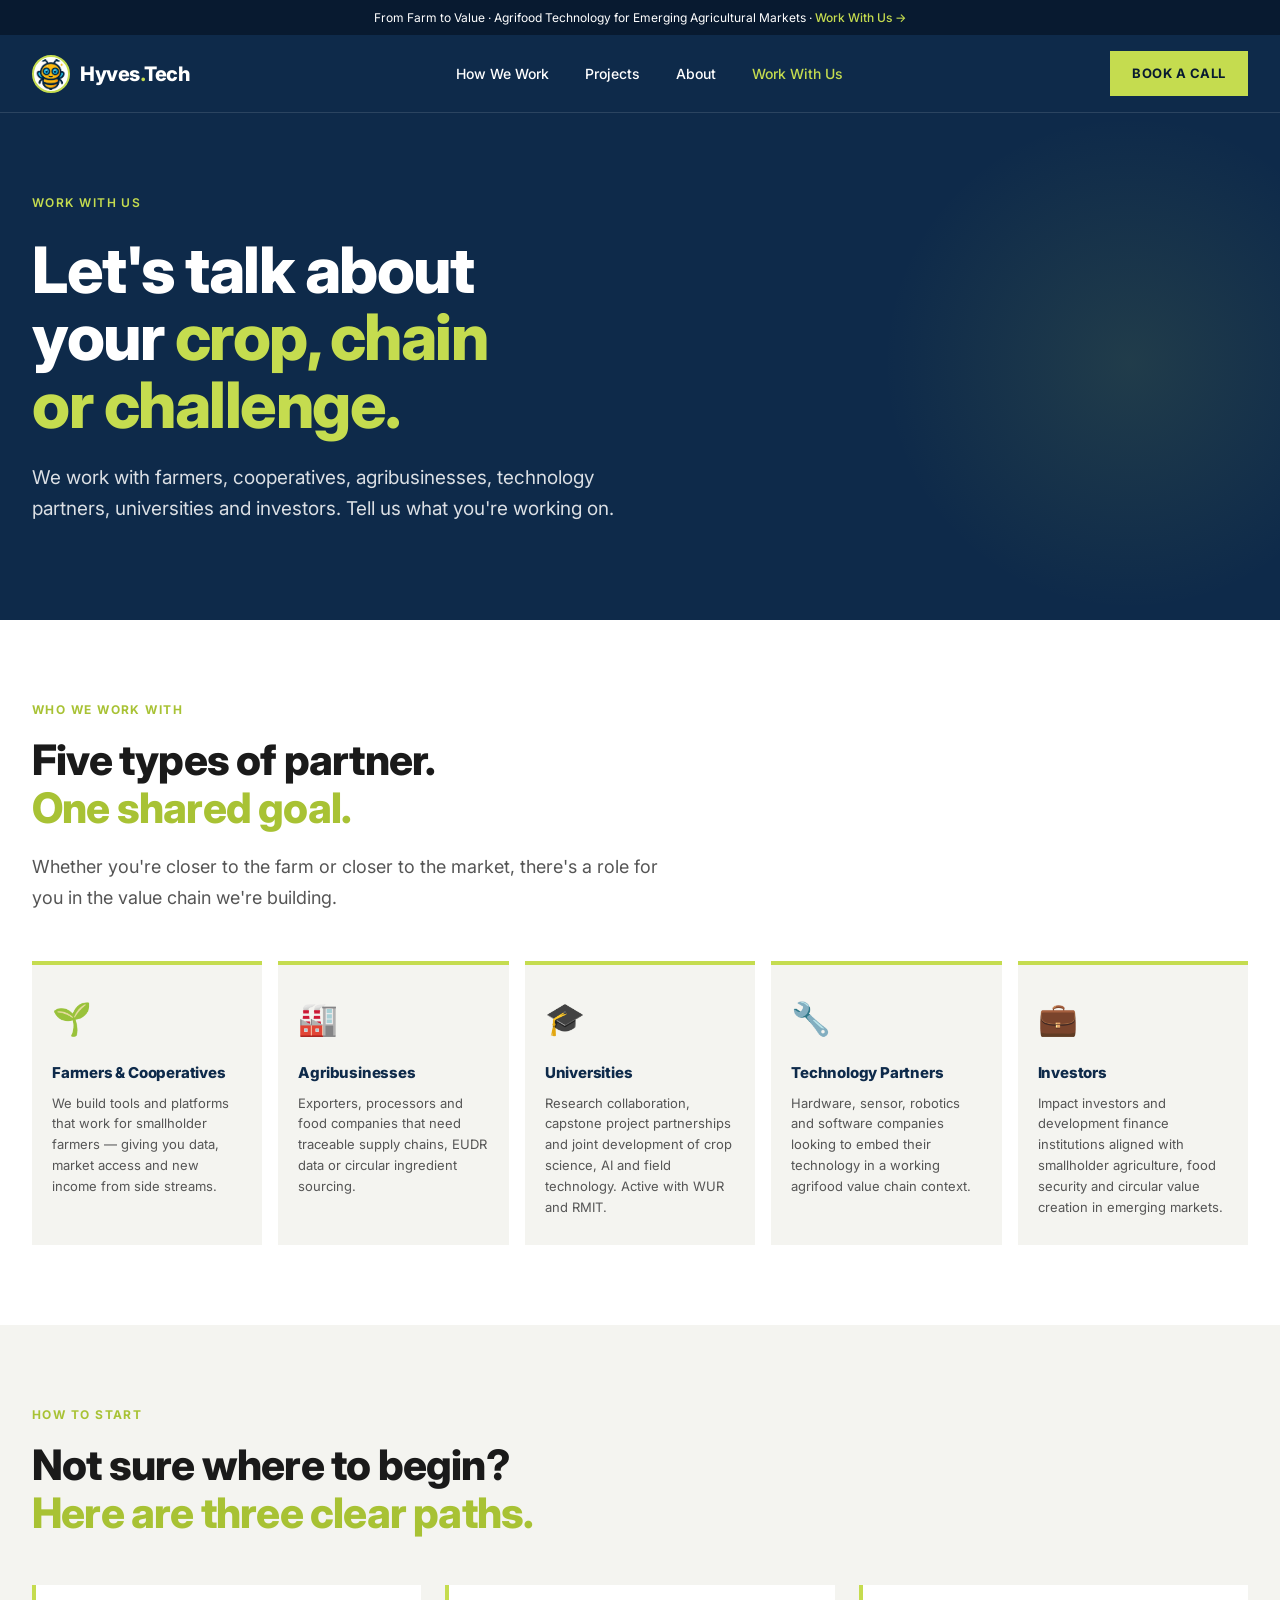
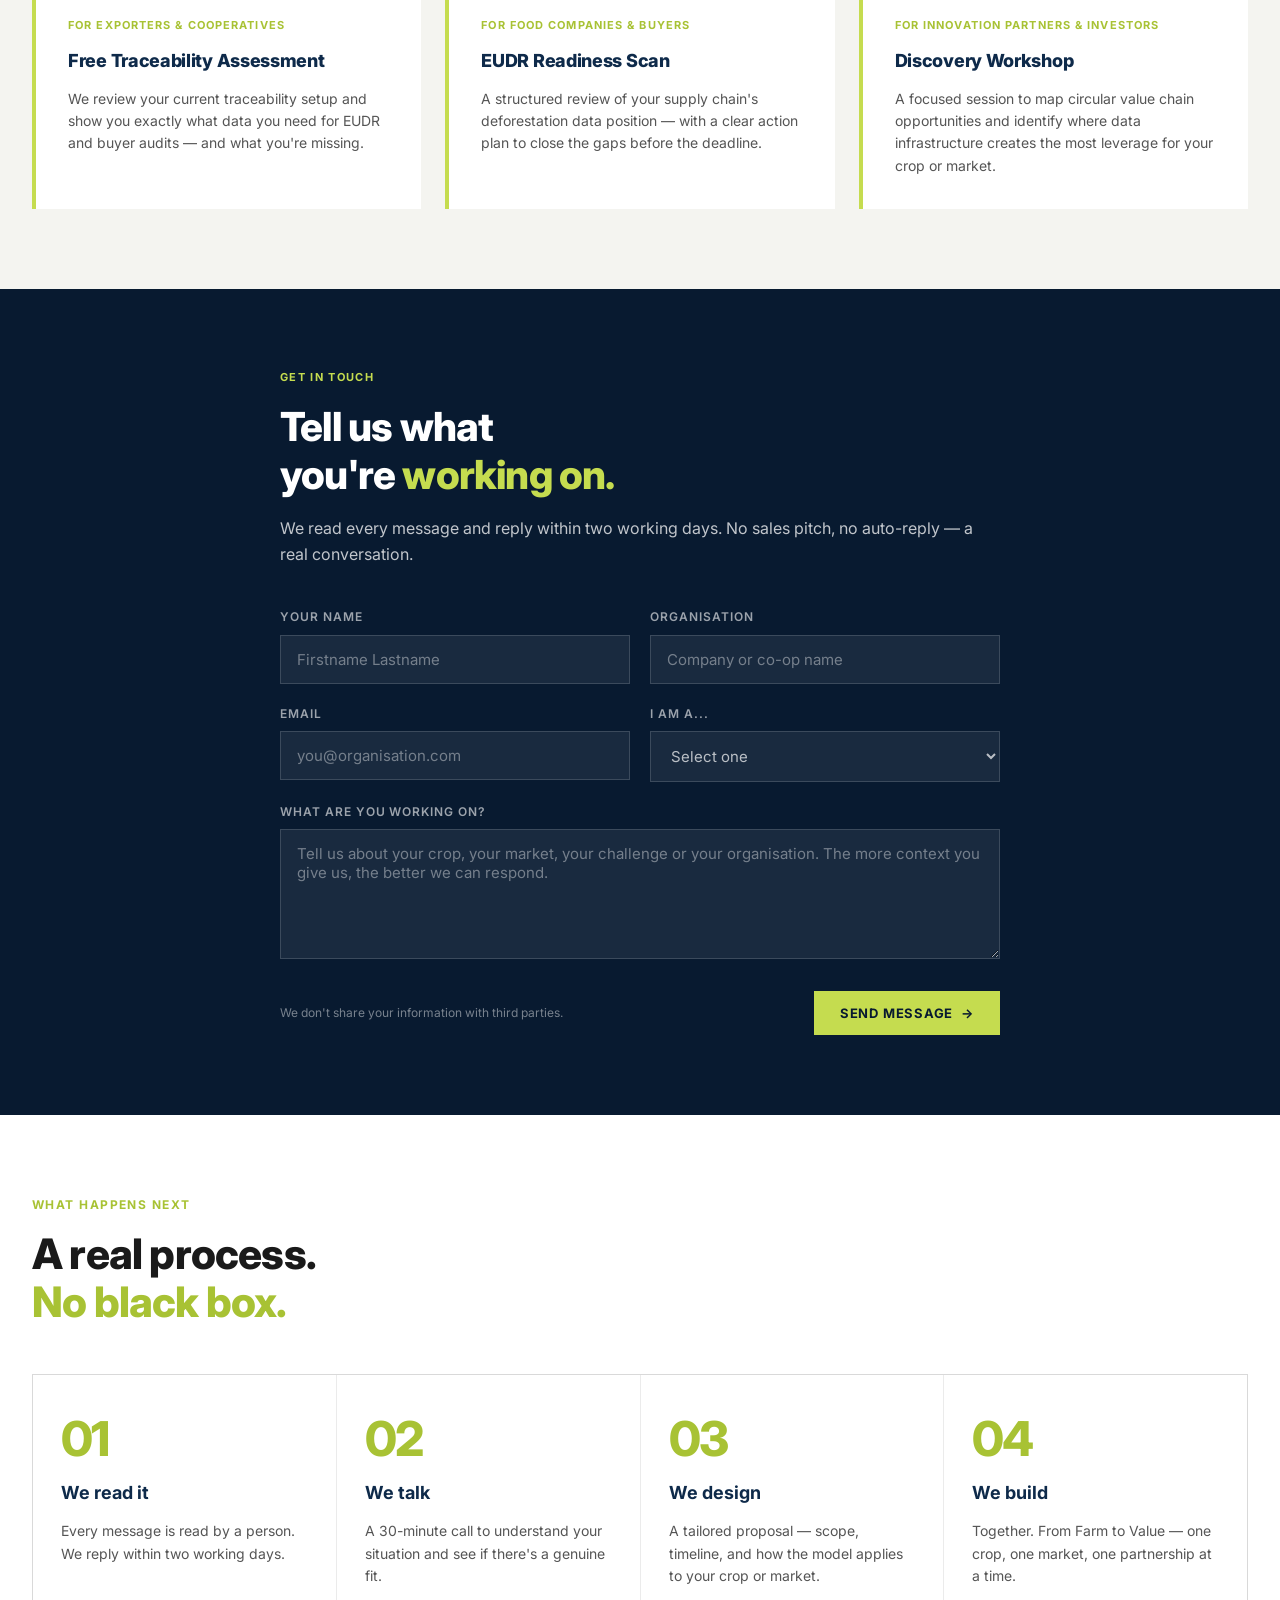
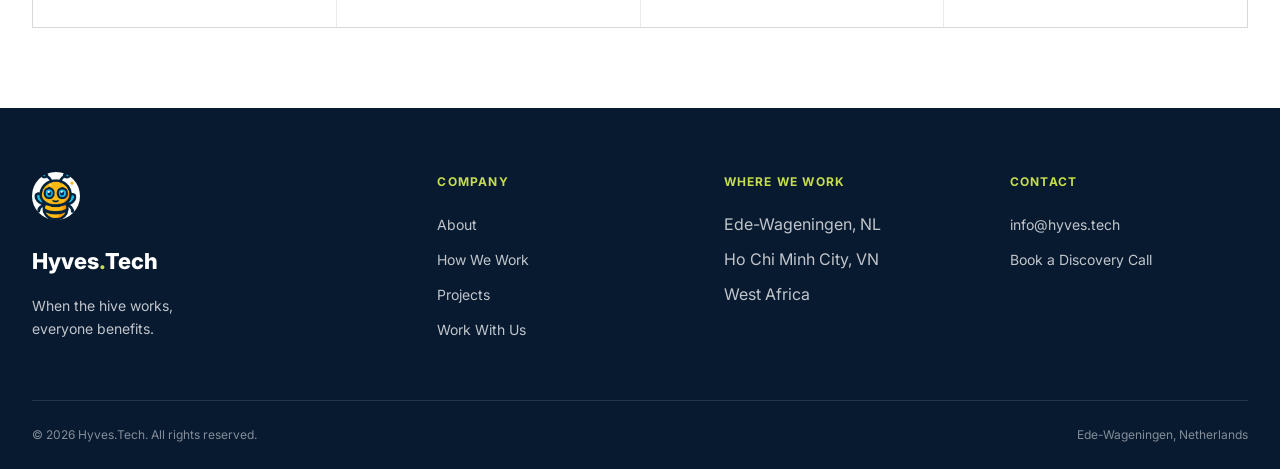
<file: partner.html>
<!DOCTYPE html>
<html lang="en">
<head>
  <meta charset="UTF-8">
  <meta name="viewport" content="width=device-width, initial-scale=1.0">
  <title>Work With Us — Hyves.Tech</title>
  <meta name="description" content="Work with Hyves.Tech — whether you're a farmer cooperative, agribusiness, technology partner, university or investor. Tell us what you're working on.">
  <link rel="stylesheet" href="style.css">
  <link rel="icon" href="logo.jpg">
  <style>
    .page-hero { background: var(--navy); color: #fff; padding: 5rem 2rem 6rem; position: relative; overflow: hidden; }
    .page-hero::before { content: ''; position: absolute; right: -100px; top: 0; width: 500px; height: 500px; background: radial-gradient(circle, rgba(197,220,79,0.1) 0%, transparent 70%); }
    .page-hero-inner { max-width: 1280px; margin: 0 auto; position: relative; }
    .page-hero h1 { font-size: clamp(40px, 6vw, 64px); font-weight: 800; line-height: 1.05; letter-spacing: -1.5px; margin-bottom: 1.5rem; }
    .page-hero h1 .accent { color: var(--lime); }
    .page-hero p { font-size: 19px; line-height: 1.65; color: rgba(255,255,255,0.85); max-width: 640px; }

    /* Who we work with */
    .who-section { padding: 5rem 2rem; background: #fff; }
    .who-grid { display: grid; grid-template-columns: repeat(5, 1fr); gap: 1rem; margin-top: 3rem; }
    .who-card { background: var(--gray-bg); border-top: 4px solid var(--lime); padding: 1.75rem 1.25rem; }
    .who-icon { font-size: 32px; margin-bottom: 1rem; }
    .who-title { font-size: 15px; font-weight: 800; color: var(--navy); margin-bottom: 0.5rem; letter-spacing: -0.2px; }
    .who-body { font-size: 13px; color: var(--ink-mid); line-height: 1.6; }
    @media (max-width: 900px) { .who-grid { grid-template-columns: repeat(3, 1fr); } }
    @media (max-width: 600px) { .who-grid { grid-template-columns: 1fr 1fr; } }

    /* Engagement options */
    .engage-section { padding: 5rem 2rem; background: var(--gray-bg); }
    .engage-options { display: grid; grid-template-columns: repeat(3, 1fr); gap: 1.5rem; margin-top: 3rem; }
    .engage-opt { background: #fff; padding: 2rem; border-left: 4px solid var(--lime); }
    .engage-opt-label { font-size: 11px; font-weight: 700; text-transform: uppercase; letter-spacing: 0.1em; color: var(--lime-deep); margin-bottom: 0.75rem; }
    .engage-opt-title { font-size: 18px; font-weight: 800; color: var(--navy); margin-bottom: 0.75rem; letter-spacing: -0.3px; }
    .engage-opt-body { font-size: 14px; color: var(--ink-mid); line-height: 1.6; }
    @media (max-width: 800px) { .engage-options { grid-template-columns: 1fr; } }

    /* Form */
    .form-section { background: var(--navy-deep); color: #fff; padding: 5rem 2rem; }
    .form-inner { max-width: 720px; margin: 0 auto; }
    .form-eyebrow { font-size: 11px; font-weight: 700; text-transform: uppercase; letter-spacing: 0.12em; color: var(--lime); margin-bottom: 1rem; display: block; }
    .form-title { font-size: clamp(28px, 4vw, 40px); font-weight: 800; line-height: 1.2; letter-spacing: -0.8px; margin-bottom: 1rem; color: #fff; }
    .form-title .accent { color: var(--lime); }
    .form-sub { font-size: 16px; line-height: 1.65; color: rgba(255,255,255,0.75); margin-bottom: 2.5rem; }
    .form-row { display: grid; grid-template-columns: 1fr 1fr; gap: 1.25rem; margin-bottom: 1.25rem; }
    .field-group { margin-bottom: 1.25rem; }
    .field-group label { font-size: 12px; font-weight: 600; text-transform: uppercase; letter-spacing: 0.08em; color: rgba(255,255,255,0.6); display: block; margin-bottom: 8px; }
    input[type="text"], input[type="email"], select, textarea {
      width: 100%; background: rgba(255,255,255,0.07); border: 1px solid rgba(255,255,255,0.15);
      color: #fff; font-family: 'Inter', sans-serif; font-size: 15px;
      padding: 14px 16px; outline: none; transition: border-color 0.15s;
    }
    input::placeholder, textarea::placeholder { color: rgba(255,255,255,0.4); }
    input:focus, select:focus, textarea:focus { border-color: var(--lime); }
    select { color: rgba(255,255,255,0.7); }
    textarea { resize: vertical; min-height: 130px; }
    .form-footer { display: flex; align-items: center; justify-content: space-between; gap: 1rem; margin-top: 1.5rem; flex-wrap: wrap; }
    .form-note { font-size: 12px; color: rgba(255,255,255,0.45); }
    @media (max-width: 600px) { .form-row { grid-template-columns: 1fr; } }

    /* Process */
    .process-section { padding: 5rem 2rem; }
    .process-grid { display: grid; grid-template-columns: repeat(4, 1fr); gap: 1px; background: var(--border-dark); border: 1px solid var(--border-dark); margin-top: 3rem; }
    .process-cell { background: #fff; padding: 2.5rem 1.75rem; }
    .process-num { font-size: 48px; font-weight: 800; color: var(--lime-deep); line-height: 1; margin-bottom: 1rem; letter-spacing: -2px; }
    .process-title { font-size: 18px; font-weight: 700; margin-bottom: 0.75rem; color: var(--navy); }
    .process-body { font-size: 14px; line-height: 1.6; color: var(--ink-mid); }
    @media (max-width: 700px) { .process-grid { grid-template-columns: 1fr 1fr; } }
    @media (max-width: 450px) { .process-grid { grid-template-columns: 1fr; } }
  </style>
</head>
<body>

<!-- TOP BAR -->
<div class="topbar">
  From Farm to Value · Agrifood Technology for Emerging Agricultural Markets · <a href="partner.html">Work With Us →</a>
</div>

<!-- NAV -->
<nav class="nav">
  <div class="nav-inner">
    <a href="index.html" class="nav-logo">
      <img src="logo.jpg" alt="Hyves.Tech bee logo">
      <span class="nav-logo-text">Hyves<span class="dot">.</span>Tech</span>
    </a>
    <ul class="nav-links">
      <li><a href="how-we-work.html">How We Work</a></li>
      <li><a href="projects.html">Projects</a></li>
      <li><a href="about.html">About</a></li>
      <li><a href="partner.html" class="active">Work With Us</a></li>
    </ul>
    <a href="partner.html" class="nav-cta">Book a Call</a>
  </div>
</nav>

<!-- HERO -->
<section class="page-hero">
  <div class="page-hero-inner">
    <div class="hero-eyebrow">Work With Us</div>
    <h1>Let's talk about<br>your <span class="accent">crop, chain<br>or challenge.</span></h1>
    <p>We work with farmers, cooperatives, agribusinesses, technology partners, universities and investors. Tell us what you're working on.</p>
  </div>
</section>

<!-- WHO WE WORK WITH — first -->
<section class="who-section">
  <div class="section-inner">
    <span class="eyebrow">Who We Work With</span>
    <h2 class="section-title">Five types of partner.<br><span class="accent">One shared goal.</span></h2>
    <p class="section-lead">Whether you're closer to the farm or closer to the market, there's a role for you in the value chain we're building.</p>

    <div class="who-grid">
      <div class="who-card">
        <div class="who-icon">🌱</div>
        <div class="who-title">Farmers &amp; Cooperatives</div>
        <div class="who-body">We build tools and platforms that work for smallholder farmers — giving you data, market access and new income from side streams.</div>
      </div>
      <div class="who-card">
        <div class="who-icon">🏭</div>
        <div class="who-title">Agribusinesses</div>
        <div class="who-body">Exporters, processors and food companies that need traceable supply chains, EUDR data or circular ingredient sourcing.</div>
      </div>
      <div class="who-card">
        <div class="who-icon">🎓</div>
        <div class="who-title">Universities</div>
        <div class="who-body">Research collaboration, capstone project partnerships and joint development of crop science, AI and field technology. Active with WUR and RMIT.</div>
      </div>
      <div class="who-card">
        <div class="who-icon">🔧</div>
        <div class="who-title">Technology Partners</div>
        <div class="who-body">Hardware, sensor, robotics and software companies looking to embed their technology in a working agrifood value chain context.</div>
      </div>
      <div class="who-card">
        <div class="who-icon">💼</div>
        <div class="who-title">Investors</div>
        <div class="who-body">Impact investors and development finance institutions aligned with smallholder agriculture, food security and circular value creation in emerging markets.</div>
      </div>
    </div>
  </div>
</section>

<!-- HOW TO ENGAGE -->
<section class="engage-section">
  <div class="section-inner">
    <span class="eyebrow">How to Start</span>
    <h2 class="section-title">Not sure where to begin?<br><span class="accent">Here are three clear paths.</span></h2>
    <div class="engage-options">
      <div class="engage-opt">
        <div class="engage-opt-label">For exporters &amp; cooperatives</div>
        <div class="engage-opt-title">Free Traceability Assessment</div>
        <div class="engage-opt-body">We review your current traceability setup and show you exactly what data you need for EUDR and buyer audits — and what you're missing.</div>
      </div>
      <div class="engage-opt">
        <div class="engage-opt-label">For food companies &amp; buyers</div>
        <div class="engage-opt-title">EUDR Readiness Scan</div>
        <div class="engage-opt-body">A structured review of your supply chain's deforestation data position — with a clear action plan to close the gaps before the deadline.</div>
      </div>
      <div class="engage-opt">
        <div class="engage-opt-label">For innovation partners &amp; investors</div>
        <div class="engage-opt-title">Discovery Workshop</div>
        <div class="engage-opt-body">A focused session to map circular value chain opportunities and identify where data infrastructure creates the most leverage for your crop or market.</div>
      </div>
    </div>
  </div>
</section>

<!-- CONTACT FORM -->
<section class="form-section">
  <div class="form-inner">
    <span class="form-eyebrow">Get In Touch</span>
    <h2 class="form-title">Tell us what<br>you're <span class="accent">working on.</span></h2>
    <p class="form-sub">We read every message and reply within two working days. No sales pitch, no auto-reply — a real conversation.</p>

    <div class="form-row">
      <div class="field-group" style="margin-bottom:0;">
        <label for="name">Your Name</label>
        <input type="text" id="name" placeholder="Firstname Lastname">
      </div>
      <div class="field-group" style="margin-bottom:0;">
        <label for="org">Organisation</label>
        <input type="text" id="org" placeholder="Company or co-op name">
      </div>
    </div>
    <div class="form-row">
      <div class="field-group" style="margin-bottom:0;">
        <label for="email">Email</label>
        <input type="email" id="email" placeholder="you@organisation.com">
      </div>
      <div class="field-group" style="margin-bottom:0;">
        <label for="type">I am a...</label>
        <select id="type">
          <option value="">Select one</option>
          <option>Farmer or cooperative</option>
          <option>Agribusiness or exporter</option>
          <option>Ingredient buyer or brand</option>
          <option>University or research partner</option>
          <option>Technology partner</option>
          <option>Investor or funder</option>
          <option>Something else</option>
        </select>
      </div>
    </div>
    <div class="field-group">
      <label for="message">What are you working on?</label>
      <textarea id="message" placeholder="Tell us about your crop, your market, your challenge or your organisation. The more context you give us, the better we can respond."></textarea>
    </div>
    <div class="form-footer">
      <span class="form-note">We don't share your information with third parties.</span>
      <button class="btn btn-primary btn-arrow" type="button">Send Message</button>
    </div>
  </div>
</section>

<!-- PROCESS -->
<section class="process-section">
  <div class="section-inner">
    <span class="eyebrow">What Happens Next</span>
    <h2 class="section-title">A real process.<br><span class="accent">No black box.</span></h2>
    <div class="process-grid">
      <div class="process-cell">
        <div class="process-num">01</div>
        <div class="process-title">We read it</div>
        <div class="process-body">Every message is read by a person. We reply within two working days.</div>
      </div>
      <div class="process-cell">
        <div class="process-num">02</div>
        <div class="process-title">We talk</div>
        <div class="process-body">A 30-minute call to understand your situation and see if there's a genuine fit.</div>
      </div>
      <div class="process-cell">
        <div class="process-num">03</div>
        <div class="process-title">We design</div>
        <div class="process-body">A tailored proposal — scope, timeline, and how the model applies to your crop or market.</div>
      </div>
      <div class="process-cell">
        <div class="process-num">04</div>
        <div class="process-title">We build</div>
        <div class="process-body">Together. From Farm to Value — one crop, one market, one partnership at a time.</div>
      </div>
    </div>
  </div>
</section>

<!-- FOOTER -->
<footer class="site-footer">
  <div class="footer-inner">
    <div class="footer-grid">
      <div class="footer-brand">
        <img src="logo.jpg" alt="Hyves.Tech" style="border-radius:50%; width:48px; height:48px; object-fit:cover;">
        <div class="footer-brand-name">Hyves<span style="color:var(--lime);">.</span>Tech</div>
        <p class="footer-tagline">When the hive works,<br>everyone benefits.</p>
      </div>
      <div class="footer-col">
        <h4>Company</h4>
        <ul>
          <li><a href="about.html">About</a></li>
          <li><a href="how-we-work.html">How We Work</a></li>
          <li><a href="projects.html">Projects</a></li>
          <li><a href="partner.html">Work With Us</a></li>
        </ul>
      </div>
      <div class="footer-col">
        <h4>Where We Work</h4>
        <ul>
          <li>Ede-Wageningen, NL</li>
          <li>Ho Chi Minh City, VN</li>
          <li>West Africa</li>
        </ul>
      </div>
      <div class="footer-col">
        <h4>Contact</h4>
        <ul>
          <li><a href="mailto:info@hyves.tech">info@hyves.tech</a></li>
          <li><a href="partner.html">Book a Discovery Call</a></li>
        </ul>
      </div>
    </div>
    <div class="footer-bottom">
      <span>© 2026 Hyves.Tech. All rights reserved.</span>
      <span>Ede-Wageningen, Netherlands</span>
    </div>
  </div>
</footer>

</body>
</html>
</file>
<file: style.css>
/* ============================================
   HYVES.TECH — Farmforce-style design
   ============================================ */

@import url('https://fonts.googleapis.com/css2?family=Inter:wght@300;400;500;600;700;800&display=swap');

:root {
  --navy:        #0E2A4A;
  --navy-deep:   #081A30;
  --navy-mid:    #1A3D63;
  --lime:        #C5DC4F;
  --lime-bright: #D8E96A;
  --lime-deep:   #A8C234;
  --cream:       #F5F2E8;
  --gray-bg:     #F4F4F0;
  --ink:         #1A1A1A;
  --ink-mid:     #555555;
  --ink-light:   #888888;
  --border:      rgba(255,255,255,0.12);
  --border-dark: rgba(0,0,0,0.08);
}

*, *::before, *::after { box-sizing: border-box; margin: 0; padding: 0; }
html { scroll-behavior: smooth; }
body {
  font-family: 'Inter', sans-serif;
  background: #fff;
  color: var(--ink);
  font-size: 16px;
  line-height: 1.6;
  -webkit-font-smoothing: antialiased;
}

a { text-decoration: none; color: inherit; }

/* ---- TOP BAR ---- */
.topbar {
  background: var(--navy-deep);
  color: #fff;
  font-size: 12px;
  padding: 8px 0;
  text-align: center;
}
.topbar a { color: var(--lime); font-weight: 500; }

/* ---- NAV ---- */
.nav {
  background: var(--navy);
  color: #fff;
  position: sticky; top: 0; z-index: 100;
  border-bottom: 1px solid var(--border);
}
.nav-inner {
  max-width: 1280px; margin: 0 auto;
  display: flex; align-items: center; justify-content: space-between;
  padding: 1rem 2rem;
}
.nav-logo { display: flex; align-items: center; gap: 10px; }
.nav-logo img {
  height: 38px; width: 38px; object-fit: cover;
  border-radius: 50%;
  border: 2px solid var(--lime);
  background: #fff;
  padding: 1px;
}
.nav-logo-text {
  font-size: 20px; font-weight: 800;
  letter-spacing: -0.5px; color: #fff;
  font-family: 'Inter', sans-serif;
}
.nav-logo-text .dot { color: var(--lime); }
.nav-links { display: flex; gap: 2.25rem; list-style: none; }
.nav-links a {
  font-size: 14px; color: #fff; font-weight: 500;
  transition: color 0.15s;
}
.nav-links a:hover, .nav-links a.active { color: var(--lime); }
.nav-cta {
  font-size: 13px; font-weight: 700; text-transform: uppercase;
  letter-spacing: 0.04em; padding: 12px 22px;
  background: var(--lime); color: var(--navy-deep);
  border: none; cursor: pointer;
  transition: background 0.15s;
}
.nav-cta:hover { background: var(--lime-bright); }

/* ---- HERO ---- */
.hero {
  background: var(--navy);
  color: #fff;
  padding: 6rem 2rem 7rem;
  position: relative;
  overflow: hidden;
}
.hero::before {
  content: '';
  position: absolute; right: -100px; top: -50px;
  width: 500px; height: 500px;
  background: radial-gradient(circle, rgba(197,220,79,0.12) 0%, transparent 70%);
  pointer-events: none;
}
.hero-inner {
  max-width: 1280px; margin: 0 auto;
  display: grid; grid-template-columns: 1.3fr 1fr;
  gap: 4rem; align-items: center; position: relative;
}
.hero-eyebrow {
  font-size: 12px; font-weight: 600; text-transform: uppercase;
  letter-spacing: 0.12em; color: var(--lime);
  margin-bottom: 1.5rem;
}
.hero h1 {
  font-size: clamp(36px, 5.5vw, 60px);
  font-weight: 800; line-height: 1.05;
  letter-spacing: -1.5px; margin-bottom: 1.75rem;
}
.hero h1 .accent { color: var(--lime); }
.hero p {
  font-size: 18px; line-height: 1.7;
  color: rgba(255,255,255,0.85);
  margin-bottom: 2.25rem;
  max-width: 540px;
}
.hero-actions { display: flex; gap: 14px; flex-wrap: wrap; }

.hero-visual {
  position: relative;
  display: grid;
  grid-template-columns: 1fr 1fr;
  grid-template-rows: 1fr 1fr;
  gap: 12px;
  height: 480px;
}
.hero-photo {
  background: var(--navy-mid);
  background-size: cover;
  background-position: center;
  position: relative;
  overflow: hidden;
}
.hero-photo::after {
  content: '';
  position: absolute; inset: 0;
  background: linear-gradient(135deg, rgba(14,42,74,0.2) 0%, rgba(14,42,74,0) 50%);
}
.hero-photo-tag {
  position: absolute;
  bottom: 16px; left: 16px;
  background: rgba(14,42,74,0.85);
  backdrop-filter: blur(6px);
  color: #fff;
  font-size: 11px;
  font-weight: 600;
  text-transform: uppercase;
  letter-spacing: 0.08em;
  padding: 6px 12px;
  z-index: 2;
}
.hero-photo-tag .lime-dot {
  display: inline-block;
  width: 6px; height: 6px;
  background: var(--lime);
  border-radius: 50%;
  margin-right: 8px;
  vertical-align: middle;
}
.hero-photo-1 { grid-column: 1 / 3; grid-row: 1; }
.hero-photo-2 { grid-column: 1; grid-row: 2; }
.hero-photo-3 { grid-column: 2; grid-row: 2; }

/* Stylized SVG illustrations as photo placeholders — swap with real photos */
.photo-orchard {
  background: linear-gradient(180deg, #87B26A 0%, #2D5016 100%);
  background-image:
    radial-gradient(ellipse 60px 80px at 20% 60%, #4A7C2A 0%, transparent 70%),
    radial-gradient(ellipse 70px 90px at 50% 65%, #3A6620 0%, transparent 70%),
    radial-gradient(ellipse 60px 80px at 80% 60%, #4A7C2A 0%, transparent 70%),
    radial-gradient(ellipse 50px 70px at 35% 70%, #2D5016 0%, transparent 70%),
    radial-gradient(ellipse 50px 70px at 65% 70%, #2D5016 0%, transparent 70%),
    linear-gradient(180deg, #B8D89A 0%, #5C8C3A 60%, #2D5016 100%);
}
.photo-farmer {
  background:
    radial-gradient(circle at 50% 35%, #C9A074 0%, #8B6F47 30%, transparent 50%),
    linear-gradient(180deg, #E5D4B1 0%, #A88761 50%, #4A3520 100%);
  background-size: cover;
  position: relative;
}
.photo-farmer::before {
  content: '';
  position: absolute;
  inset: 0;
  background:
    radial-gradient(circle at 50% 30%, transparent 25%, rgba(74,53,32,0.4) 60%),
    radial-gradient(ellipse 80% 40% at 50% 75%, #5A4225 0%, transparent 70%);
}
.photo-tech {
  background:
    linear-gradient(135deg, #1A3D63 0%, #0E2A4A 100%);
  position: relative;
}
.photo-tech::before {
  content: '';
  position: absolute; inset: 0;
  background:
    radial-gradient(circle at 30% 40%, rgba(197,220,79,0.4) 0%, transparent 25%),
    radial-gradient(circle at 70% 60%, rgba(197,220,79,0.3) 0%, transparent 30%),
    repeating-linear-gradient(45deg, transparent 0px, transparent 12px, rgba(197,220,79,0.05) 12px, rgba(197,220,79,0.05) 13px);
}
.photo-tech::after {
  content: '';
  position: absolute;
  top: 50%; left: 50%;
  transform: translate(-50%, -50%);
  width: 60px; height: 60px;
  border: 2px solid var(--lime);
  border-radius: 50%;
  box-shadow: 0 0 0 8px rgba(197,220,79,0.15), 0 0 0 16px rgba(197,220,79,0.08);
  background: radial-gradient(circle, rgba(197,220,79,0.4) 0%, transparent 70%);
}

@media (max-width: 900px) {
  .hero-inner { grid-template-columns: 1fr; }
  .hero-visual { height: 320px; order: -1; }
}

/* ---- BUTTONS ---- */
.btn {
  display: inline-flex; align-items: center; gap: 8px;
  font-family: 'Inter', sans-serif;
  font-size: 13px; font-weight: 700; text-transform: uppercase;
  letter-spacing: 0.06em; padding: 14px 26px;
  cursor: pointer; border: none;
  transition: all 0.15s;
}
.btn-primary { background: var(--lime); color: var(--navy-deep); }
.btn-primary:hover { background: var(--lime-bright); transform: translateY(-1px); }
.btn-outline-light {
  background: transparent; color: #fff;
  border: 2px solid rgba(255,255,255,0.3);
}
.btn-outline-light:hover { border-color: var(--lime); color: var(--lime); }
.btn-outline-dark {
  background: transparent; color: var(--navy-deep);
  border: 2px solid var(--navy-deep);
}
.btn-outline-dark:hover { background: var(--navy-deep); color: #fff; }
.btn-arrow::after { content: '→'; }

/* ---- SECTION BASE ---- */
section { padding: 5rem 2rem; }
.section-inner { max-width: 1280px; margin: 0 auto; }

.eyebrow {
  font-size: 12px; font-weight: 700; text-transform: uppercase;
  letter-spacing: 0.12em; color: var(--lime-deep);
  margin-bottom: 1rem; display: block;
}
.eyebrow.light { color: var(--lime); }

.section-title {
  font-size: clamp(28px, 4vw, 42px);
  font-weight: 800; line-height: 1.15;
  letter-spacing: -0.8px; margin-bottom: 1.25rem;
}
.section-title .accent { color: var(--lime-deep); }
.section-lead {
  font-size: 18px; line-height: 1.7; color: var(--ink-mid);
  max-width: 640px; margin-bottom: 2.5rem;
}

/* ---- DARK SECTIONS ---- */
.dark { background: var(--navy); color: #fff; }
.dark .section-title { color: #fff; }
.dark .section-title .accent { color: var(--lime); }
.dark .section-lead { color: rgba(255,255,255,0.8); }

/* ---- LOGOS ROW ---- */
.logos-strip { background: var(--gray-bg); padding: 2.5rem 2rem; border-bottom: 1px solid var(--border-dark); }
.logos-inner { max-width: 1280px; margin: 0 auto; }
.logos-label {
  font-size: 11px; font-weight: 700; text-transform: uppercase;
  letter-spacing: 0.14em; color: var(--ink-mid); text-align: center; margin-bottom: 1.5rem;
}
.logos-row {
  display: flex; align-items: center; justify-content: center;
  gap: 3rem; flex-wrap: wrap;
}
.logo-item {
  font-size: 15px; font-weight: 600; color: var(--navy);
  opacity: 0.65; transition: opacity 0.15s;
  letter-spacing: -0.2px;
}
.logo-item:hover { opacity: 1; }

/* ---- JOURNEY STEPS ---- */
.journey-grid {
  display: grid; grid-template-columns: repeat(4, 1fr);
  gap: 1px; background: var(--border-dark);
  border: 1px solid var(--border-dark);
}
.journey-cell {
  background: #fff; padding: 2.5rem 1.75rem;
  position: relative;
}
.journey-num {
  font-size: 48px; font-weight: 800; color: var(--lime-deep);
  line-height: 1; margin-bottom: 1rem;
  letter-spacing: -2px;
}
.journey-title {
  font-size: 18px; font-weight: 700; margin-bottom: 0.75rem;
  color: var(--navy);
}
.journey-body {
  font-size: 14px; line-height: 1.6; color: var(--ink-mid);
}
@media (max-width: 900px) {
  .journey-grid { grid-template-columns: 1fr 1fr; }
}
@media (max-width: 500px) {
  .journey-grid { grid-template-columns: 1fr; }
}

/* ---- USE-CASE BLOCKS ---- */
.usecase-grid {
  display: grid; grid-template-columns: 1fr 1fr;
  gap: 2rem; margin-top: 3rem;
}
.usecase-card {
  background: var(--navy);
  color: #fff;
  padding: 2.5rem;
  position: relative;
  overflow: hidden;
}
.usecase-card.green {
  background: var(--cream); color: var(--navy);
}
.usecase-card.green .usecase-tag { color: var(--lime-deep); }
.usecase-tag {
  font-size: 11px; font-weight: 700; text-transform: uppercase;
  letter-spacing: 0.12em; color: var(--lime); margin-bottom: 1rem;
}
.usecase-title {
  font-size: 26px; font-weight: 800; line-height: 1.2;
  margin-bottom: 1rem; letter-spacing: -0.5px;
}
.usecase-body {
  font-size: 15px; line-height: 1.65; opacity: 0.85;
  margin-bottom: 1.5rem;
}
.usecase-card.green .usecase-body { opacity: 1; color: var(--ink-mid); }
.usecase-link {
  font-size: 13px; font-weight: 700; text-transform: uppercase;
  letter-spacing: 0.06em; color: var(--lime);
}
.usecase-card.green .usecase-link { color: var(--navy); border-bottom: 2px solid var(--lime); padding-bottom: 2px; }
@media (max-width: 700px) { .usecase-grid { grid-template-columns: 1fr; } }

/* ---- STATS / REACH ---- */
.reach-section {
  background: var(--navy-deep); color: #fff;
  padding: 5rem 2rem;
}
.reach-grid {
  display: grid; grid-template-columns: repeat(6, 1fr);
  gap: 2rem; margin-top: 3rem;
}
.reach-cell { text-align: center; }
.reach-num {
  font-size: 48px; font-weight: 800; color: var(--lime);
  line-height: 1; margin-bottom: 0.5rem; letter-spacing: -1.5px;
}
.reach-num small { font-size: 28px; }
.reach-label {
  font-size: 12px; font-weight: 600; text-transform: uppercase;
  letter-spacing: 0.1em; color: rgba(255,255,255,0.7);
}
@media (max-width: 900px) { .reach-grid { grid-template-columns: repeat(3, 1fr); } }
@media (max-width: 500px) { .reach-grid { grid-template-columns: repeat(2, 1fr); } }

/* ---- TECH GRID ---- */
.tech-grid {
  display: grid; grid-template-columns: repeat(4, 1fr);
  gap: 1px; background: var(--border-dark);
  border: 1px solid var(--border-dark); margin-top: 3rem;
}
.tech-cell {
  background: #fff; padding: 2rem 1.75rem;
}
.tech-icon {
  width: 44px; height: 44px;
  background: var(--lime); display: flex; align-items: center; justify-content: center;
  margin-bottom: 1.25rem;
}
.tech-icon svg { width: 22px; height: 22px; }
.tech-title {
  font-size: 17px; font-weight: 700; color: var(--navy);
  margin-bottom: 0.75rem; line-height: 1.3;
}
.tech-list { list-style: none; }
.tech-list li {
  font-size: 13px; color: var(--ink-mid); line-height: 1.55;
  padding-left: 14px; position: relative; margin-bottom: 6px;
}
.tech-list li::before {
  content: ''; position: absolute; left: 0; top: 8px;
  width: 5px; height: 5px; background: var(--lime-deep);
}
@media (max-width: 900px) { .tech-grid { grid-template-columns: 1fr 1fr; } }
@media (max-width: 500px) { .tech-grid { grid-template-columns: 1fr; } }

/* ---- CASE STUDIES ---- */
.cases-grid {
  display: grid; grid-template-columns: repeat(3, 1fr);
  gap: 1.5rem; margin-top: 3rem;
}
.case-card {
  background: #fff;
  border: 1px solid var(--border-dark);
  display: flex; flex-direction: column;
  transition: transform 0.2s, box-shadow 0.2s;
}
.case-card:hover { transform: translateY(-4px); box-shadow: 0 12px 30px rgba(0,0,0,0.08); }
.case-image {
  height: 200px;
  background: linear-gradient(135deg, var(--navy) 0%, var(--navy-mid) 100%);
  display: flex; align-items: center; justify-content: center;
  color: var(--lime); font-size: 60px;
}
.case-image.cacao { background: linear-gradient(135deg, #4A2511 0%, #6B3818 100%); color: #D4A574; }
.case-image.lime { background: linear-gradient(135deg, #2D5016 0%, #4A7C2A 100%); color: var(--lime); }
.case-body { padding: 1.75rem; }
.case-eyebrow {
  font-size: 11px; font-weight: 700; text-transform: uppercase;
  letter-spacing: 0.1em; color: var(--lime-deep); margin-bottom: 0.5rem;
}
.case-title {
  font-size: 19px; font-weight: 700; color: var(--navy);
  margin-bottom: 0.75rem; line-height: 1.3;
}
.case-desc { font-size: 14px; color: var(--ink-mid); line-height: 1.6; margin-bottom: 1.25rem; }
.case-link { font-size: 13px; font-weight: 700; text-transform: uppercase; letter-spacing: 0.06em; color: var(--navy); }
.case-link::after { content: ' →'; color: var(--lime-deep); }
@media (max-width: 900px) { .cases-grid { grid-template-columns: 1fr 1fr; } }
@media (max-width: 600px) { .cases-grid { grid-template-columns: 1fr; } }

/* ---- ALLIANCES ---- */
.alliances-row {
  display: flex; gap: 4rem; flex-wrap: wrap; justify-content: center;
  align-items: center; margin-top: 2.5rem;
}
.alliance-item {
  font-size: 14px; font-weight: 600; color: var(--navy);
  opacity: 0.7; padding: 0.5rem 1rem;
  border-left: 2px solid var(--lime-deep);
}

/* ---- CTA BANNER ---- */
.cta-banner {
  background: var(--lime); color: var(--navy-deep);
  padding: 4rem 2rem;
}
.cta-inner {
  max-width: 1280px; margin: 0 auto;
  display: flex; align-items: center; justify-content: space-between;
  gap: 2rem; flex-wrap: wrap;
}
.cta-text h2 {
  font-size: clamp(24px, 3vw, 36px); font-weight: 800;
  line-height: 1.2; letter-spacing: -0.8px;
}

/* ---- FOOTER ---- */
.site-footer {
  background: var(--navy-deep); color: rgba(255,255,255,0.75);
  padding: 4rem 2rem 1.5rem;
}
.footer-inner { max-width: 1280px; margin: 0 auto; }
.footer-grid {
  display: grid; grid-template-columns: 1.5fr 1fr 1fr 1fr;
  gap: 3rem; margin-bottom: 3rem;
}
.footer-brand img { height: 40px; margin-bottom: 1rem; }
.footer-brand-name { font-size: 22px; font-weight: 800; color: #fff; margin-bottom: 1rem; }
.footer-tagline { font-size: 14px; line-height: 1.6; }
.footer-col h4 {
  font-size: 12px; font-weight: 700; text-transform: uppercase;
  letter-spacing: 0.1em; color: var(--lime); margin-bottom: 1.25rem;
}
.footer-col ul { list-style: none; }
.footer-col li { margin-bottom: 0.6rem; }
.footer-col a {
  font-size: 14px; color: rgba(255,255,255,0.75);
  transition: color 0.15s;
}
.footer-col a:hover { color: var(--lime); }
.footer-bottom {
  padding-top: 1.5rem;
  border-top: 1px solid var(--border);
  display: flex; justify-content: space-between; flex-wrap: wrap;
  gap: 1rem; font-size: 12px; color: rgba(255,255,255,0.5);
}
@media (max-width: 800px) {
  .footer-grid { grid-template-columns: 1fr 1fr; }
}
@media (max-width: 500px) {
  .footer-grid { grid-template-columns: 1fr; }
}

/* ---- MOBILE NAV ---- */
@media (max-width: 900px) {
  .nav-links { display: none; }
}

/* ============================================
   ADDITIONS — homepage restructure
   ============================================ */

/* Award bar */
.award-bar {
  background: var(--lime);
  color: var(--navy-deep);
  padding: 12px 2rem;
  text-align: center;
  font-size: 13px;
  font-weight: 700;
  letter-spacing: 0.03em;
}
.award-bar a { color: var(--navy-deep); text-decoration: underline; }

/* Offer / pillar grid */
.offer-grid {
  display: grid;
  grid-template-columns: repeat(3, 1fr);
  gap: 1.5rem;
  margin-top: 3rem;
}
.offer-card {
  background: #fff;
  border: 1px solid var(--border-dark);
  border-top: 4px solid var(--lime);
  padding: 2rem;
}
.offer-num {
  font-size: 13px;
  font-weight: 700;
  color: var(--lime-deep);
  margin-bottom: 1rem;
  letter-spacing: 0.02em;
}
.offer-title {
  font-size: 20px;
  font-weight: 800;
  color: var(--navy);
  margin-bottom: 0.75rem;
  letter-spacing: -0.3px;
}
.offer-body {
  font-size: 14px;
  line-height: 1.65;
  color: var(--ink-mid);
  margin-bottom: 1.25rem;
}
.offer-list { list-style: none; }
.offer-list li {
  font-size: 13px;
  color: var(--ink-mid);
  padding: 6px 0 6px 14px;
  position: relative;
  border-top: 1px solid var(--border-dark);
}
.offer-list li::before {
  content: '';
  position: absolute;
  left: 0;
  top: 50%;
  transform: translateY(-50%);
  width: 5px;
  height: 5px;
  background: var(--lime-deep);
}

/* Engage grid */
.engage-grid {
  display: grid;
  grid-template-columns: repeat(3, 1fr);
  gap: 1rem;
  margin-top: 2.5rem;
}
.engage-card {
  border: 1px solid var(--border-dark);
  padding: 1.5rem;
  display: flex;
  flex-direction: column;
  gap: 0.75rem;
  background: #fff;
}
.engage-label {
  font-size: 11px;
  font-weight: 700;
  text-transform: uppercase;
  letter-spacing: 0.1em;
  color: var(--lime-deep);
}
.engage-title {
  font-size: 17px;
  font-weight: 700;
  color: var(--navy);
}
.engage-desc {
  font-size: 13px;
  color: var(--ink-mid);
  line-height: 1.55;
  flex: 1;
}
.engage-link {
  font-size: 13px;
  font-weight: 700;
  color: var(--navy);
}

/* Responsive */
@media (max-width: 800px) {
  .offer-grid,
  .engage-grid { grid-template-columns: 1fr; }
}
</file>
